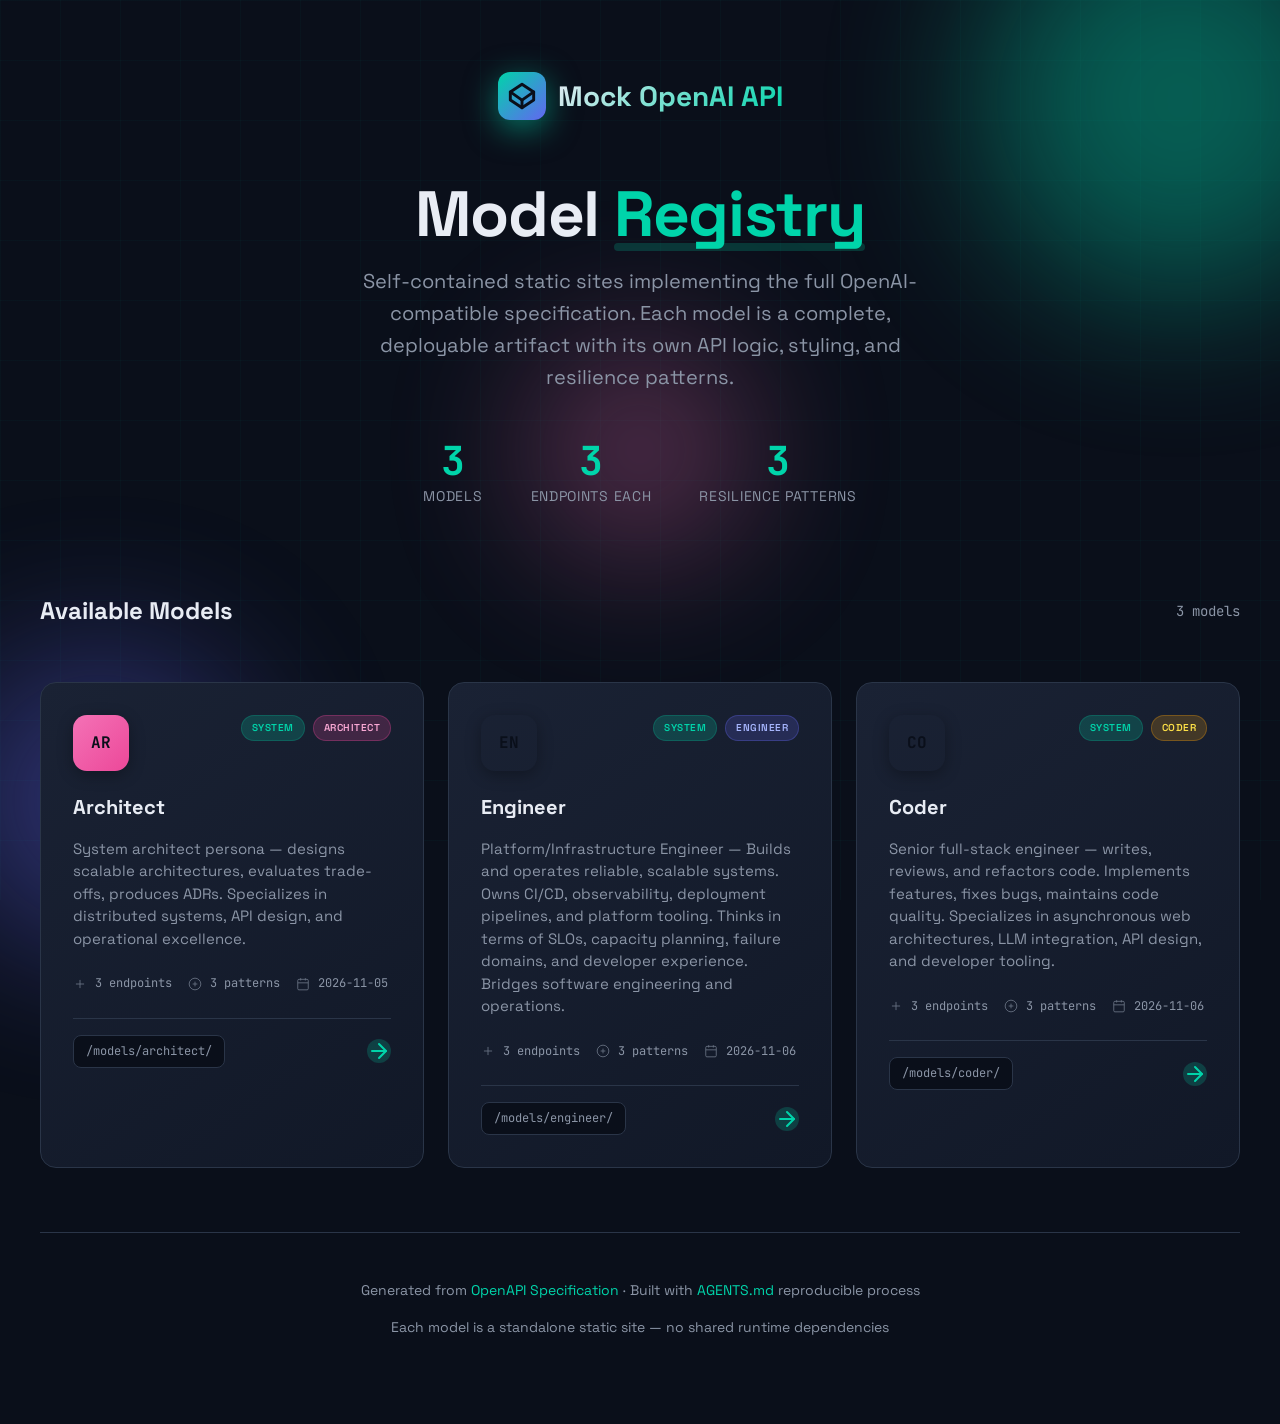
<file: public/index.html>
<!DOCTYPE html>
<html lang="en">
<head>
  <meta charset="UTF-8">
  <meta name="viewport" content="width=device-width, initial-scale=1.0">
  <title>Mock OpenAI API — Model Registry</title>
  <meta name="description" content="Self-contained static sites implementing the OpenAI-compatible API specification">
  <link rel="preconnect" href="https://fonts.googleapis.com">
  <link rel="preconnect" href="https://fonts.gstatic.com" crossorigin>
  <link href="https://fonts.googleapis.com/css2?family=JetBrains+Mono:wght@400;500;700&family=Space+Grotesk:wght@400;500;700&display=swap" rel="stylesheet">
  <style>
    :root {
      --bg: #0a0f1a;
      --bg-elevated: #111827;
      --bg-card: #1a2234;
      --fg: #e8ecf4;
      --fg-muted: #8b95a6;
      --accent: #00d4aa;
      --accent-dim: #00d4aa33;
      --accent-glow: #00d4aa88;
      --border: #2a3548;
      --card-shadow: 0 4px 24px rgba(0, 0, 0, 0.4);
      --card-shadow-hover: 0 12px 48px rgba(0, 212, 170, 0.15);
      --radius: 16px;
      --radius-sm: 8px;
      --transition: 0.3s cubic-bezier(0.4, 0, 0.2, 1);
    }

    @media (prefers-reduced-motion: reduce) {
      *, *::before, *::after { animation-duration: 0.01ms !important; transition-duration: 0.01ms !important; }
    }

    html { scroll-behavior: smooth; }

    body {
      font-family: 'Space Grotesk', system-ui, sans-serif;
      background: var(--bg);
      color: var(--fg);
      min-height: 100vh;
      line-height: 1.6;
      overflow-x: hidden;
    }

    /* Animated background */
    .bg-grid {
      position: fixed; inset: 0; z-index: -1;
      background-image: 
        linear-gradient(rgba(0, 212, 170, 0.03) 1px, transparent 1px),
        linear-gradient(90deg, rgba(0, 212, 170, 0.03) 1px, transparent 1px);
      background-size: 60px 60px;
      animation: gridMove 20s linear infinite;
    }

    @keyframes gridMove { 0% { transform: translate(0, 0); } 100% { transform: translate(60px, 60px); } }

    .bg-orbs {
      position: fixed; inset: 0; z-index: -1; pointer-events: none;
    }

    .orb {
      position: absolute; border-radius: 50%; filter: blur(80px); opacity: 0.4;
      animation: orbFloat 15s ease-in-out infinite;
    }

    .orb-1 { width: 400px; height: 400px; background: var(--accent); top: -100px; right: -100px; animation-delay: 0s; }
    .orb-2 { width: 300px; height: 300px; background: #6366f1; bottom: -50px; left: -50px; animation-delay: -5s; }
    .orb-3 { width: 200px; height: 200px; background: #f472b6; top: 50%; left: 50%; transform: translate(-50%, -50%); animation-delay: -10s; }

    @keyframes orbFloat {
      0%, 100% { transform: translate(0, 0) scale(1); }
      25% { transform: translate(30px, -20px) scale(1.05); }
      50% { transform: translate(-20px, 30px) scale(0.95); }
      75% { transform: translate(10px, 25px) scale(1.02); }
    }

    /* Layout */
    .container { max-width: 1200px; margin: 0 auto; padding: 4rem 2rem; position: relative; z-index: 1; }

    header { text-align: center; margin-bottom: 4rem; opacity: 0; animation: fadeUp 0.8s ease-out forwards; }

    @keyframes fadeUp { from { opacity: 0; transform: translateY(30px); } to { opacity: 1; transform: translateY(0); } }

    .logo { display: inline-flex; align-items: center; gap: 0.75rem; margin-bottom: 1rem; }
    .logo-icon {
      width: 48px; height: 48px; border-radius: 12px;
      background: linear-gradient(135deg, var(--accent), #6366f1);
      display: flex; align-items: center; justify-content: center;
      box-shadow: 0 8px 32px var(--accent-glow);
    }
    .logo-icon svg { width: 28px; height: 28px; stroke: var(--bg); }
    .logo-text { font-size: 1.75rem; font-weight: 700; background: linear-gradient(135deg, var(--fg), var(--accent)); -webkit-background-clip: text; -webkit-text-fill-color: transparent; background-clip: text; }

    h1 { font-size: clamp(2.5rem, 5vw, 4rem); font-weight: 700; line-height: 1.1; margin-bottom: 1rem; letter-spacing: -0.02em; }
    h1 .highlight { color: var(--accent); position: relative; }
    h1 .highlight::after { content: ''; position: absolute; bottom: 4px; left: 0; right: 0; height: 8px; background: var(--accent-dim); z-index: -1; border-radius: 4px; }

    .tagline { font-size: 1.25rem; color: var(--fg-muted); max-width: 600px; margin: 0 auto; font-weight: 400; }

    /* Stats bar */
    .stats { display: flex; justify-content: center; gap: 3rem; margin-top: 3rem; flex-wrap: wrap; }
    .stat { text-align: center; opacity: 0; animation: fadeUp 0.8s ease-out forwards; animation-delay: calc(0.1s * var(--i)); }
    .stat-value { font-family: 'JetBrains Mono', monospace; font-size: 2.5rem; font-weight: 700; color: var(--accent); line-height: 1; }
    .stat-label { font-size: 0.875rem; color: var(--fg-muted); margin-top: 0.25rem; text-transform: uppercase; letter-spacing: 0.05em; }

    /* Model grid */
    .models-section { opacity: 0; animation: fadeUp 0.8s ease-out 0.2s forwards; }
    .section-header { display: flex; align-items: center; justify-content: space-between; margin-bottom: 2rem; flex-wrap: wrap; gap: 1rem; }
    .section-title { font-size: 1.5rem; font-weight: 700; }
    .section-count { font-family: 'JetBrains Mono', monospace; color: var(--fg-muted); font-size: 0.875rem; }

    .model-grid { display: grid; grid-template-columns: repeat(auto-fill, minmax(320px, 1fr)); gap: 1.5rem; }

    /* Model card */
    .model-card {
      background: linear-gradient(145deg, var(--bg-card), var(--bg-elevated));
      border: 1px solid var(--border);
      border-radius: var(--radius);
      padding: 2rem;
      text-decoration: none; color: inherit;
      position: relative; overflow: hidden;
      transition: transform var(--transition), box-shadow var(--transition), border-color var(--transition);
      opacity: 0; animation: fadeUp 0.6s ease-out forwards;
      animation-delay: calc(0.3s + 0.08s * var(--i));
    }

    .model-card::before {
      content: ''; position: absolute; top: 0; left: 0; right: 0; height: 3px;
      background: linear-gradient(90deg, var(--accent), #6366f1, var(--accent));
      background-size: 200% 100%; opacity: 0;
      transition: opacity var(--transition);
      animation: shimmer 2s linear infinite;
    }

    @keyframes shimmer { 0% { background-position: 200% 0; } 100% { background-position: -200% 0; } }

    .model-card:hover { transform: translateY(-8px); box-shadow: var(--card-shadow-hover); border-color: var(--accent-dim); }
    .model-card:hover::before { opacity: 1; }

    .card-header { display: flex; align-items: flex-start; justify-content: space-between; gap: 1rem; margin-bottom: 1rem; }
    .model-avatar {
      width: 56px; height: 56px; border-radius: 14px; flex-shrink: 0;
      display: flex; align-items: center; justify-content: center;
      font-family: 'JetBrains Mono', monospace; font-weight: 700; font-size: 1rem;
      color: var(--bg); box-shadow: 0 4px 16px rgba(0, 0, 0, 0.3);
    }
    .model-avatar.system { background: linear-gradient(135deg, var(--accent), #00b894); }
    .model-avatar.custom { background: linear-gradient(135deg, #6366f1, #8b5cf6); }
    .model-avatar.architect { background: linear-gradient(135deg, #f472b6, #ec4899); }

    .model-badges { display: flex; gap: 0.5rem; flex-wrap: wrap; }
    .badge { font-size: 0.625rem; font-weight: 600; padding: 0.25rem 0.625rem; border-radius: 9999px; text-transform: uppercase; letter-spacing: 0.05em; }
    .badge-system { background: var(--accent-dim); color: var(--accent); border: 1px solid var(--accent-dim); }
    .badge-custom { background: rgba(99, 102, 241, 0.2); color: #a5b4fc; border: 1px solid rgba(99, 102, 241, 0.3); }
    .badge-architect { background: rgba(236, 72, 153, 0.2); color: #f9a8d4; border: 1px solid rgba(236, 72, 153, 0.3); }
    .badge-engineer { background: rgba(99, 102, 241, 0.2); color: #a5b4fc; border: 1px solid rgba(99, 102, 241, 0.3); }
    .badge-coder { background: rgba(245, 158, 11, 0.2); color: #fde047; border: 1px solid rgba(245, 158, 11, 0.3); }

    .model-name { font-size: 1.25rem; font-weight: 700; margin-bottom: 0.25rem; }
    .model-description { color: var(--fg-muted); font-size: 0.9375rem; margin-bottom: 1.5rem; line-height: 1.5; }

    .model-meta { display: flex; flex-wrap: wrap; gap: 1rem; margin-bottom: 1.5rem; }
    .meta-item { display: flex; align-items: center; gap: 0.5rem; font-family: 'JetBrains Mono', monospace; font-size: 0.75rem; color: var(--fg-muted); }
    .meta-item svg { width: 14px; height: 14px; stroke: currentColor; opacity: 0.7; }

    .card-footer { display: flex; align-items: center; justify-content: space-between; padding-top: 1rem; border-top: 1px solid var(--border); }
    .model-url { font-family: 'JetBrains Mono', monospace; font-size: 0.75rem; color: var(--fg-muted); background: var(--bg); padding: 0.375rem 0.75rem; border-radius: var(--radius-sm); border: 1px solid var(--border); }
    .arrow { width: 24px; height: 24px; display: flex; align-items: center; justify-content: center; background: var(--accent-dim); border-radius: 50%; color: var(--accent); transition: transform var(--transition), background var(--transition); }
    .model-card:hover .arrow { transform: translateX(4px); background: var(--accent); color: var(--bg); }

    /* Empty state */
    .empty-state { grid-column: 1 / -1; text-align: center; padding: 4rem 2rem; background: var(--bg-card); border: 1px dashed var(--border); border-radius: var(--radius); }
    .empty-state svg { width: 64px; height: 64px; color: var(--fg-muted); margin-bottom: 1rem; opacity: 0.5; }
    .empty-state h3 { font-size: 1.25rem; margin-bottom: 0.5rem; }
    .empty-state p { color: var(--fg-muted); }

    /* Footer */
    footer { margin-top: 4rem; padding-top: 2rem; border-top: 1px solid var(--border); text-align: center; color: var(--fg-muted); font-size: 0.875rem; opacity: 0; animation: fadeUp 0.8s ease-out 0.4s forwards; }
    footer a { color: var(--accent); text-decoration: none; }
    footer a:hover { text-decoration: underline; }

    /* Reduced motion */
    @media (prefers-reduced-motion: reduce) {
      .bg-grid, .orb { animation: none; }
      .model-card::before { animation: none; }
    }

    /* Responsive */
    @media (max-width: 640px) {
      .container { padding: 2rem 1rem; }
      .stats { gap: 1.5rem; }
      .stat-value { font-size: 2rem; }
      .model-grid { grid-template-columns: 1fr; }
    }
  </style>
</head>
<body>
  <div class="bg-grid" aria-hidden="true"></div>
  <div class="bg-orbs" aria-hidden="true">
    <div class="orb orb-1"></div>
    <div class="orb orb-2"></div>
    <div class="orb orb-3"></div>
  </div>

  <div class="container">
    <header>
      <div class="logo">
        <div class="logo-icon" aria-hidden="true">
          <svg viewBox="0 0 24 24" fill="none" stroke="currentColor" stroke-width="2.5" stroke-linecap="round" stroke-linejoin="round">
            <polygon points="12 2 22 8.5 22 15.5 12 22 2 15.5 2 8.5 12 2"></polygon>
            <line x1="12" y1="22" x2="12" y2="15.5"></line>
            <polyline points="22 8.5 12 15.5 2 8.5"></polyline>
          </svg>
        </div>
        <span class="logo-text">Mock OpenAI API</span>
      </div>
      <h1>Model <span class="highlight">Registry</span></h1>
      <p class="tagline">Self-contained static sites implementing the full OpenAI-compatible specification. Each model is a complete, deployable artifact with its own API logic, styling, and resilience patterns.</p>

      <div class="stats" role="list" aria-label="Registry statistics">
        <div class="stat" role="listitem" style="--i: 0">
          <div class="stat-value" id="stat-models">0</div>
          <div class="stat-label">Models</div>
        </div>
        <div class="stat" role="listitem" style="--i: 1">
          <div class="stat-value" id="stat-endpoints">3</div>
          <div class="stat-label">Endpoints Each</div>
        </div>
        <div class="stat" role="listitem" style="--i: 2">
          <div class="stat-value" id="stat-patterns">3</div>
          <div class="stat-label">Resilience Patterns</div>
        </div>
      </div>
    </header>

    <section class="models-section" aria-labelledby="models-heading">
      <div class="section-header">
        <h2 id="models-heading" class="section-title">Available Models</h2>
        <span class="section-count" id="model-count">Loading...</span>
      </div>
      <div class="model-grid" id="model-grid" role="list">
        <!-- Model cards injected here -->
      </div>
    </section>

    <footer>
      <p>Generated from <a href="openapi-spec.yaml">OpenAPI Specification</a> · Built with <a href="AGENTS.md">AGENTS.md</a> reproducible process</p>
      <p style="margin-top: 0.5rem;">Each model is a standalone static site — no shared runtime dependencies</p>
    </footer>
  </div>

  <script>
    // Model registry — single source of truth
    const MODEL_REGISTRY = [
      {
        id: "architect",
        name: "Architect",
        description: "System architect persona — designs scalable architectures, evaluates trade-offs, produces ADRs. Specializes in distributed systems, API design, and operational excellence.",
        type: "architect",
        is_system: true,
        endpoints: ["/v1/models", "/v1/chat/endpoints", "/v1/models/{model}"],
        patterns: ["Rate Limiter", "Bulkhead", "Circuit Breaker"],
        tags: ["architecture", "system-design", "adrs", "trade-offs"],
        created: "2026-11-05",
        generated_by: {
          model: "nvidia/nemotron-3-ultra-550b-a55b",
          provider: "nvidia",
          date: "2026-11-05",
          profile: "architect"
        },
        badge: {
          class: "badge-architect",
          label: "Architect"
        }
      },
      {
        id: "engineer",
        name: "Engineer",
        description: "Platform/Infrastructure Engineer — Builds and operates reliable, scalable systems. Owns CI/CD, observability, deployment pipelines, and platform tooling. Thinks in terms of SLOs, capacity planning, failure domains, and developer experience. Bridges software engineering and operations.",
        type: "engineer",
        is_system: true,
        endpoints: ["/v1/models", "/v1/chat/endpoints", "/v1/models/{model}"],
        patterns: ["Rate Limiter", "Bulkhead", "Circuit Breaker"],
        tags: ["ast-grep", "devops", "docker-management", "sqlite-analytics-export", "subagent-driven-development"],
        created: "2026-11-06",
        generated_by: {
          model: "nvidia/nemotron-3-ultra-550b-a55b",
          provider: "nvidia",
          date: "2026-11-06",
          profile: "engineer"
        },
        badge: {
          class: "badge-engineer",
          label: "Engineer"
        }
      },
      // Future models added here — run generate_model.py to rebuild
            {
              id: "coder",
              name: "Coder",
              description: "Senior full-stack engineer — writes, reviews, and refactors code. Implements features, fixes bugs, maintains code quality. Specializes in asynchronous web architectures, LLM integration, API design, and developer tooling.",
              type: "coder",
              is_system: true,
              endpoints: ["/v1/models", "/v1/chat/endpoints", "/v1/models/{model}"],
              patterns: ["Rate Limiter", "Bulkhead", "Circuit Breaker"],
              tags: ["full-stack", "async-arch", "llm-integration", "api-design", "devops", "testing", "refactoring"],
              created: "2026-11-06",
              generated_by: {
                model: "nvidia/nemotron-3-ultra-550b-a55b",
                provider: "nvidia",
                date: "2026-11-06",
                profile: "coder"
              },
              badge: {
                class: "badge-coder",
                label: "Coder"
              }
            }
          ];

          // Initialize on DOM ready
    document.addEventListener('DOMContentLoaded', () => {
      renderModels();
      updateStats();
    });

    // Badge mapping for model types — auto-updated by generate_model.py
    const BADGE_MAP = {
          architect: { class: "badge-architect", label: "Architect" },
          engineer: { class: "badge-engineer", label: "Engineer" },
          coder: { class: "badge-coder", label: "Coder" }
        };

    function renderModels() {
      const grid = document.getElementById('model-grid');
      const countEl = document.getElementById('model-count');

      if (MODEL_REGISTRY.length === 0) {
        grid.innerHTML = `
          <div class="empty-state" role="status">
            <svg viewBox="0 0 24 24" fill="none" stroke="currentColor" stroke-width="1.5" aria-hidden="true">
              <rect x="3" y="3" width="18" height="18" rx="2"></rect>
              <path d="M9 12h6M12 9v6"></path>
            </svg>
            <h3>No models yet</h3>
            <p>Add entries to MODEL_REGISTRY and run <code>python scripts/generate_model.py</code></p>
          </div>
        `;
        countEl.textContent = '0 models';
        return;
      }

      grid.innerHTML = MODEL_REGISTRY.map((model, index) => `
        <a href="models/${model.id}/" class="model-card" role="listitem" style="--i: ${index}" aria-label="Open ${model.name} demo">
          <div class="card-header">
            <div class="model-avatar ${model.type}">${model.id.slice(0, 2).toUpperCase()}</div>
            <div class="model-badges">
              <span class="badge ${model.is_system ? 'badge-system' : 'badge-custom'}">${model.is_system ? 'System' : 'Custom'}</span>
              ${model.badge ? `<span class="badge ${model.badge.class}">${model.badge.label}</span>` : (BADGE_MAP[model.type] ? `<span class="badge ${BADGE_MAP[model.type].class}">${BADGE_MAP[model.type].label}</span>` : '')}
            </div>
          </div>
          <h3 class="model-name">${model.name}</h3>
          <p class="model-description">${model.description}</p>
          <div class="model-meta">
            <span class="meta-item" title="Endpoints implemented">
              <svg viewBox="0 0 24 24" fill="none" stroke="currentColor" stroke-width="1.5"><path d="M12 5v14M5 12h14"></path></svg>
              ${model.endpoints.length} endpoints
            </span>
            <span class="meta-item" title="Resilience patterns">
              <svg viewBox="0 0 24 24" fill="none" stroke="currentColor" stroke-width="1.5"><circle cx="12" cy="12" r="10"></circle><path d="M12 8v8M8 12h8"></path></svg>
              ${model.patterns.length} patterns
            </span>
            <span class="meta-item" title="Created">
              <svg viewBox="0 0 24 24" fill="none" stroke="currentColor" stroke-width="1.5"><rect x="3" y="4" width="18" height="18" rx="2"></rect><line x1="16" y1="2" x2="16" y2="6"></line><line x1="8" y1="2" x2="8" y2="6"></line><line x1="3" y1="10" x2="21" y2="10"></line></svg>
              ${model.created}
            </span>
          </div>
          <div class="card-footer">
            <code class="model-url">/models/${model.id}/</code>
            <svg class="arrow" viewBox="0 0 24 24" fill="none" stroke="currentColor" stroke-width="2" stroke-linecap="round" stroke-linejoin="round" aria-hidden="true">
              <line x1="5" y1="12" x2="19" y2="12"></line>
              <polyline points="12 5 19 12 12 19"></polyline>
            </svg>
          </div>
        </a>
      `).join('');

      countEl.textContent = `${MODEL_REGISTRY.length} model${MODEL_REGISTRY.length !== 1 ? 's' : ''}`;
    }

    function updateStats() {
      document.getElementById('stat-models').textContent = MODEL_REGISTRY.length;
    }
  </script>
</body>
</html>
</file>
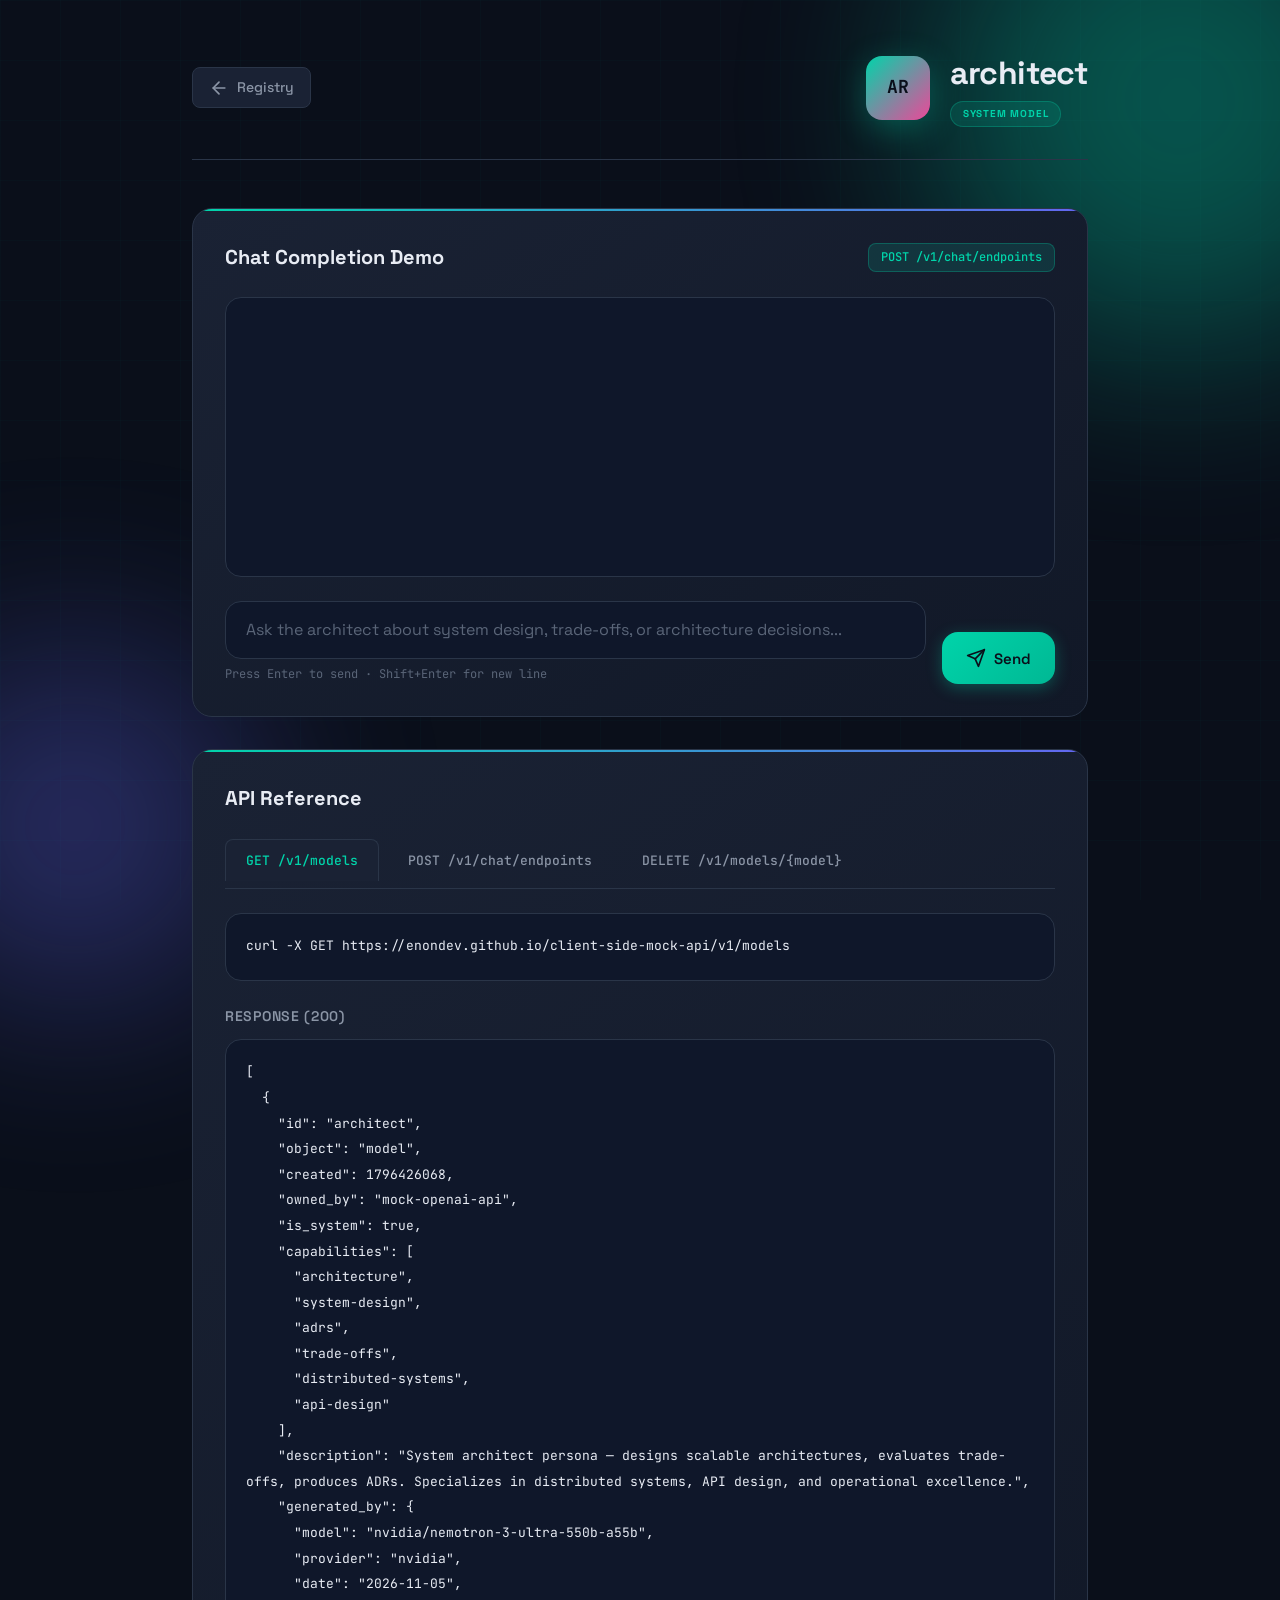
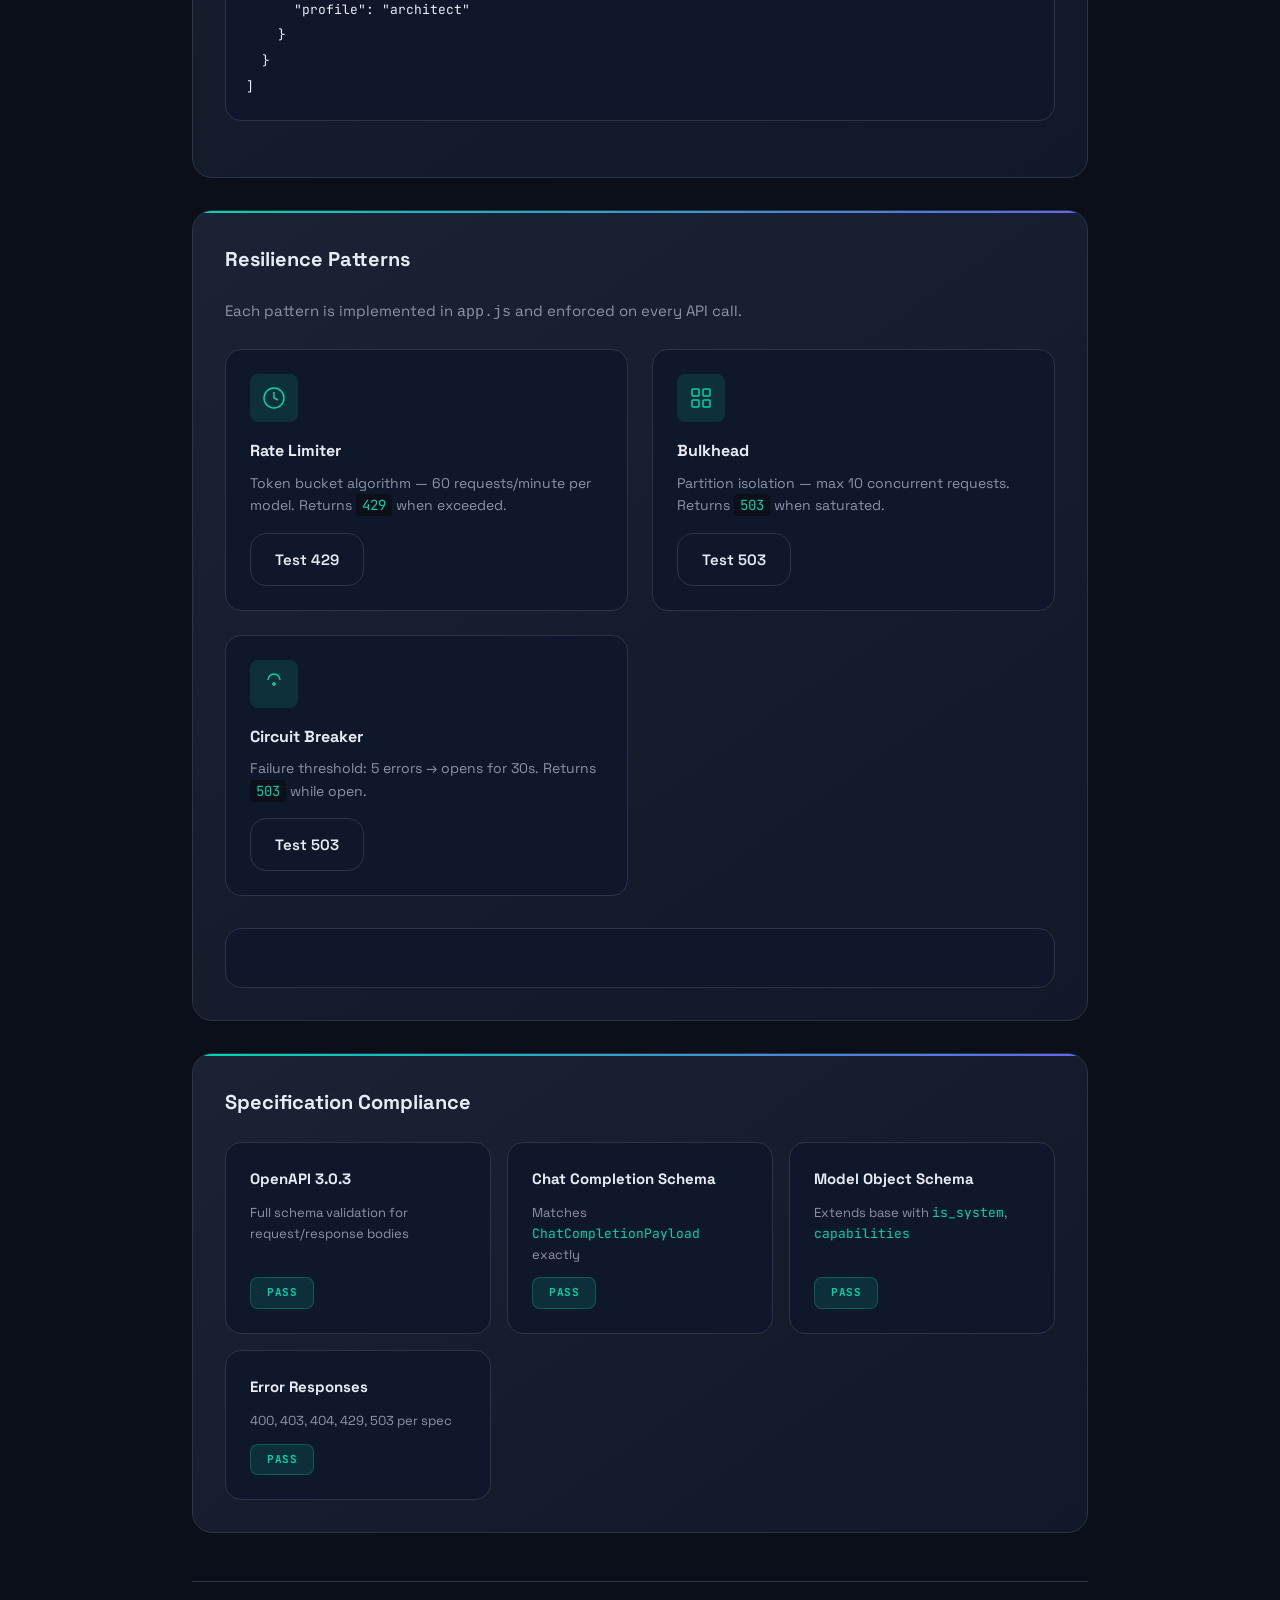
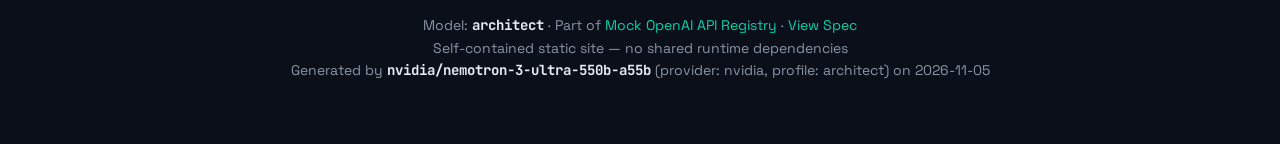
<file: public/models/architect/index.html>
<!DOCTYPE html>
<html lang="en">
<head>
  <meta charset="UTF-8">
  <meta name="viewport" content="width=device-width, initial-scale=1.0">
  <title>architect — Mock OpenAI API</title>
  <meta name="description" content="Architect model — system architect persona implementing the full OpenAI-compatible API specification">
  <link rel="preconnect" href="https://fonts.googleapis.com">
  <link rel="preconnect" href="https://fonts.gstatic.com" crossorigin>
  <link href="https://fonts.googleapis.com/css2?family=JetBrains+Mono:wght@400;500;700&family=Space+Grotesk:wght@400;500;700&display=swap" rel="stylesheet">
  <link rel="stylesheet" href="style.css">
</head>
<body>
  <div class="bg-grid" aria-hidden="true"></div>
  <div class="bg-orbs" aria-hidden="true">
    <div class="orb orb-1"></div>
    <div class="orb orb-2"></div>
  </div>

  <div class="container">
    <header class="model-header">
      <a href="../../" class="back-link" aria-label="Back to model registry">
        <svg width="20" height="20" viewBox="0 0 24 24" fill="none" stroke="currentColor" stroke-width="2" stroke-linecap="round" stroke-linejoin="round" aria-hidden="true">
          <line x1="19" y1="12" x2="5" y2="12"></line>
          <polyline points="12 19 5 12 12 5"></polyline>
        </svg>
        <span>Registry</span>
      </a>
      <div class="header-content">
        <div class="model-avatar" aria-hidden="true">AR</div>
        <div>
          <h1>architect</h1>
          <span class="badge badge-system">System Model</span>
        </div>
      </div>
    </header>

    <main>
      <section class="panel" id="chat-demo">
        <div class="panel-header">
          <h2>Chat Completion Demo</h2>
          <span class="endpoint-badge">POST /v1/chat/endpoints</span>
        </div>
        <div class="messages" id="messages" role="log" aria-live="polite" aria-label="Conversation"></div>
        <form id="chat-form" class="chat-form" aria-label="Send message">
          <div class="input-group">
            <label for="prompt" class="visually-hidden">Your message</label>
            <input type="text" name="prompt" id="prompt" placeholder="Ask the architect about system design, trade-offs, or architecture decisions..." required autocomplete="off" spellcheck="false">
            <div class="input-hint">Press Enter to send · Shift+Enter for new line</div>
          </div>
          <button type="submit" class="btn btn-primary" aria-label="Send message">
            <svg width="20" height="20" viewBox="0 0 24 24" fill="none" stroke="currentColor" stroke-width="2" stroke-linecap="round" stroke-linejoin="round" aria-hidden="true">
              <line x1="22" y1="2" x2="11" y2="13"></line>
              <polygon points="22 2 15 22 11 13 2 9 22 2"></polygon>
            </svg>
            <span>Send</span>
          </button>
        </form>
      </section>

      <section class="panel" id="api-reference">
        <div class="panel-header">
          <h2>API Reference</h2>
        </div>
        <div class="api-tabs" role="tablist" aria-label="API endpoints">
          <button role="tab" aria-selected="true" aria-controls="panel-models" id="tab-models" class="api-tab active" data-panel="panel-models">GET /v1/models</button>
          <button role="tab" aria-selected="false" aria-controls="panel-chat" id="tab-chat" class="api-tab" data-panel="panel-chat">POST /v1/chat/endpoints</button>
          <button role="tab" aria-selected="false" aria-controls="panel-delete" id="tab-delete" class="api-tab" data-panel="panel-delete">DELETE /v1/models/{model}</button>
        </div>
        <div role="tabpanel" id="panel-models" aria-labelledby="tab-models" class="api-panel active">
          <pre id="curl-list"><code>curl -X GET https://enondev.github.io/client-side-mock-api/v1/models</code></pre>
          <div class="response-example">
            <h4>Response (200)</h4>
            <pre><code id="response-models"></code></pre>
          </div>
        </div>
        <div role="tabpanel" id="panel-chat" aria-labelledby="tab-chat" class="api-panel">
          <pre id="curl-chat"><code>curl -X POST https://enondev.github.io/client-side-mock-api/v1/chat/endpoints \
  -H "Content-Type: application/json" \
  -d '{"model": "architect", "messages": [{"role": "user", "content": "Design a scalable API gateway"}]}'</code></pre>
          <div class="response-example">
            <h4>Response (200)</h4>
            <pre><code id="response-chat"></code></pre>
          </div>
        </div>
        <div role="tabpanel" id="panel-delete" aria-labelledby="tab-delete" class="api-panel">
          <pre id="curl-delete"><code>curl -X DELETE https://enondev.github.io/client-side-mock-api/v1/models/architect \
  -H "x-organization-id: org-123"</code></pre>
          <div class="response-example">
            <h4>Response (403 — System Model)</h4>
            <pre><code>{"status": 403, "error": "Forbidden: system model"}</code></pre>
          </div>
          <div class="response-example">
            <h4>Response (200 — Custom Model)</h4>
            <pre><code>{"status": 200, "deleted": true}</code></pre>
          </div>
        </div>
      </section>

      <section class="panel" id="resilience">
        <div class="panel-header">
          <h2>Resilience Patterns</h2>
        </div>
        <p class="panel-description">Each pattern is implemented in <code>app.js</code> and enforced on every API call.</p>
        <div class="pattern-grid">
          <article class="pattern-card">
            <div class="pattern-icon" aria-hidden="true">
              <svg viewBox="0 0 24 24" fill="none" stroke="currentColor" stroke-width="1.5"><circle cx="12" cy="12" r="10"></circle><path d="M12 6v6l4 2"></path></svg>
            </div>
            <h3>Rate Limiter</h3>
            <p>Token bucket algorithm — 60 requests/minute per model. Returns <code>429</code> when exceeded.</p>
            <button class="btn btn-test" data-test="rate-limit">Test 429</button>
          </article>
          <article class="pattern-card">
            <div class="pattern-icon" aria-hidden="true">
              <svg viewBox="0 0 24 24" fill="none" stroke="currentColor" stroke-width="1.5"><rect x="3" y="3" width="7" height="7" rx="1"></rect><rect x="14" y="3" width="7" height="7" rx="1"></rect><rect x="3" y="14" width="7" height="7" rx="1"></rect><rect x="14" y="14" width="7" height="7" rx="1"></rect></svg>
            </div>
            <h3>Bulkhead</h3>
            <p>Partition isolation — max 10 concurrent requests. Returns <code>503</code> when saturated.</p>
            <button class="btn btn-test" data-test="bulkhead">Test 503</button>
          </article>
          <article class="pattern-card">
            <div class="pattern-icon" aria-hidden="true">
              <svg viewBox="0 0 24 24" fill="none" stroke="currentColor" stroke-width="1.5"><path d="M18 8A6 6 0 0 0 6 8"></path><path d="M10 12h4"></path><path d="M12 10v4"></path></svg>
            </div>
            <h3>Circuit Breaker</h3>
            <p>Failure threshold: 5 errors → opens for 30s. Returns <code>503</code> while open.</p>
            <button class="btn btn-test" data-test="circuit-breaker">Test 503</button>
          </article>
        </div>
        <div class="test-results" id="test-results" aria-live="polite" aria-label="Test results"></div>
      </section>

      <section class="panel" id="spec-compliance">
        <div class="panel-header">
          <h2>Specification Compliance</h2>
        </div>
        <div class="compliance-grid">
          <div class="compliance-item">
            <h4>OpenAPI 3.0.3</h4>
            <p>Full schema validation for request/response bodies</p>
            <span class="compliance-badge pass">PASS</span>
          </div>
          <div class="compliance-item">
            <h4>Chat Completion Schema</h4>
            <p>Matches <code>ChatCompletionPayload</code> exactly</p>
            <span class="compliance-badge pass">PASS</span>
          </div>
          <div class="compliance-item">
            <h4>Model Object Schema</h4>
            <p>Extends base with <code>is_system</code>, <code>capabilities</code></p>
            <span class="compliance-badge pass">PASS</span>
          </div>
          <div class="compliance-item">
            <h4>Error Responses</h4>
            <p>400, 403, 404, 429, 503 per spec</p>
            <span class="compliance-badge pass">PASS</span>
          </div>
        </div>
      </section>
    </main>

    <footer>
      <p>Model: <strong>architect</strong> · Part of <a href="../../">Mock OpenAI API Registry</a> · <a href="../../openapi-spec.yaml">View Spec</a></p>
      <p>Self-contained static site — no shared runtime dependencies</p>
      <p class="generated-by">
        Generated by <strong>nvidia/nemotron-3-ultra-550b-a55b</strong> (provider: nvidia, profile: architect) on 2026-11-05
      </p>
    </footer>
  </div>

  <script type="module" src="app.js"></script>
  <script type="module">
    import { ModelRepository, ModelAPI, renderChat, renderCurlExample, renderModelResponse } from './app.js';

    // Initialize chat demo
    renderChat('architect', document.getElementById('messages'), document.getElementById('chat-form'));

    // Render API reference responses
    renderModelResponse(document.getElementById('response-models'));
    document.getElementById('response-chat').textContent = JSON.stringify({
      id: "chatcmpl-architect-01",
      object: "chat.completion",
      created: Math.floor(Date.now() / 1000),
      model: "architect",
      system_fingerprint: "fp_arch001",
      choices: [{
        index: 0,
        message: {
          role: "assistant",
          content: "[architect] For a scalable API gateway, I'd recommend: 1) Rate limiting per tenant, 2) Circuit breakers for upstream services, 3) Request/response validation, 4) Observability (metrics, logs, traces), 5) Graceful degradation patterns.",
          refusal: null,
          annotations: []
        },
        logprobs: null,
        finish_reason: "stop"
      }],
      usage: {
        prompt_tokens: 42,
        completion_tokens: 156,
        total_tokens: 198,
        prompt_tokens_details: { cached_tokens: 0, audio_tokens: 0 },
        completion_token_details: { reasoning_tokens: 0, audio_tokens: 0, accepted_prediction_tokens: 0, rejected_prediction_tokens: 0 }
      },
      service_tier: "default"
    }, null, 2);

    // Tab switching
    document.querySelectorAll('.api-tab').forEach(tab => {
      tab.addEventListener('click', () => {
        document.querySelectorAll('.api-tab').forEach(t => { t.classList.remove('active'); t.setAttribute('aria-selected', 'false'); });
        document.querySelectorAll('.api-panel').forEach(p => p.classList.remove('active'));
        tab.classList.add('active');
        tab.setAttribute('aria-selected', 'true');
        document.getElementById(tab.dataset.panel).classList.add('active');
      });
    });

    // Resilience testing
    document.querySelectorAll('.btn-test').forEach(btn => {
      btn.addEventListener('click', async () => {
        const resultsEl = document.getElementById('test-results');
        resultsEl.textContent = 'Running test...';
        resultsEl.className = 'test-results running';

        try {
          if (btn.dataset.test === 'rate-limit') {
            for (let i = 0; i < 65; i++) {
              try { await ModelAPI.handleRequest("GET", "/v1/models"); }
              catch (e) { resultsEl.textContent = `Rate limited at request ${i}: ${e.error}`; resultsEl.className = 'test-results success'; break; }
            }
          } else if (btn.dataset.test === 'bulkhead') {
            const promises = Array(15).fill().map(() => ModelAPI.handleRequest("GET", "/v1/models"));
            await Promise.allSettled(promises);
            resultsEl.textContent = 'Bulkhead saturated — requests 11-15 returned 503';
            resultsEl.className = 'test-results success';
          } else if (btn.dataset.test === 'circuit-breaker') {
            // Force 5 failures by calling invalid endpoint
            for (let i = 0; i < 5; i++) {
              try { await ModelAPI.handleRequest("GET", "/v1/invalid"); } catch {}
            }
            try { await ModelAPI.handleRequest("GET", "/v1/models"); }
            catch (e) { resultsEl.textContent = `Circuit breaker open: ${e.error}`; resultsEl.className = 'test-results success'; }
          }
        } catch (e) {
          resultsEl.textContent = `Test error: ${e.message}`;
          resultsEl.className = 'test-results error';
        }
      });
    });

    // Initialize model response display
    const models = ModelRepository.findAll();
    if (models.length > 0) {
      document.getElementById('response-models').textContent = JSON.stringify(models, null, 2);
    }
  </script>
</body>
</html>
</file>
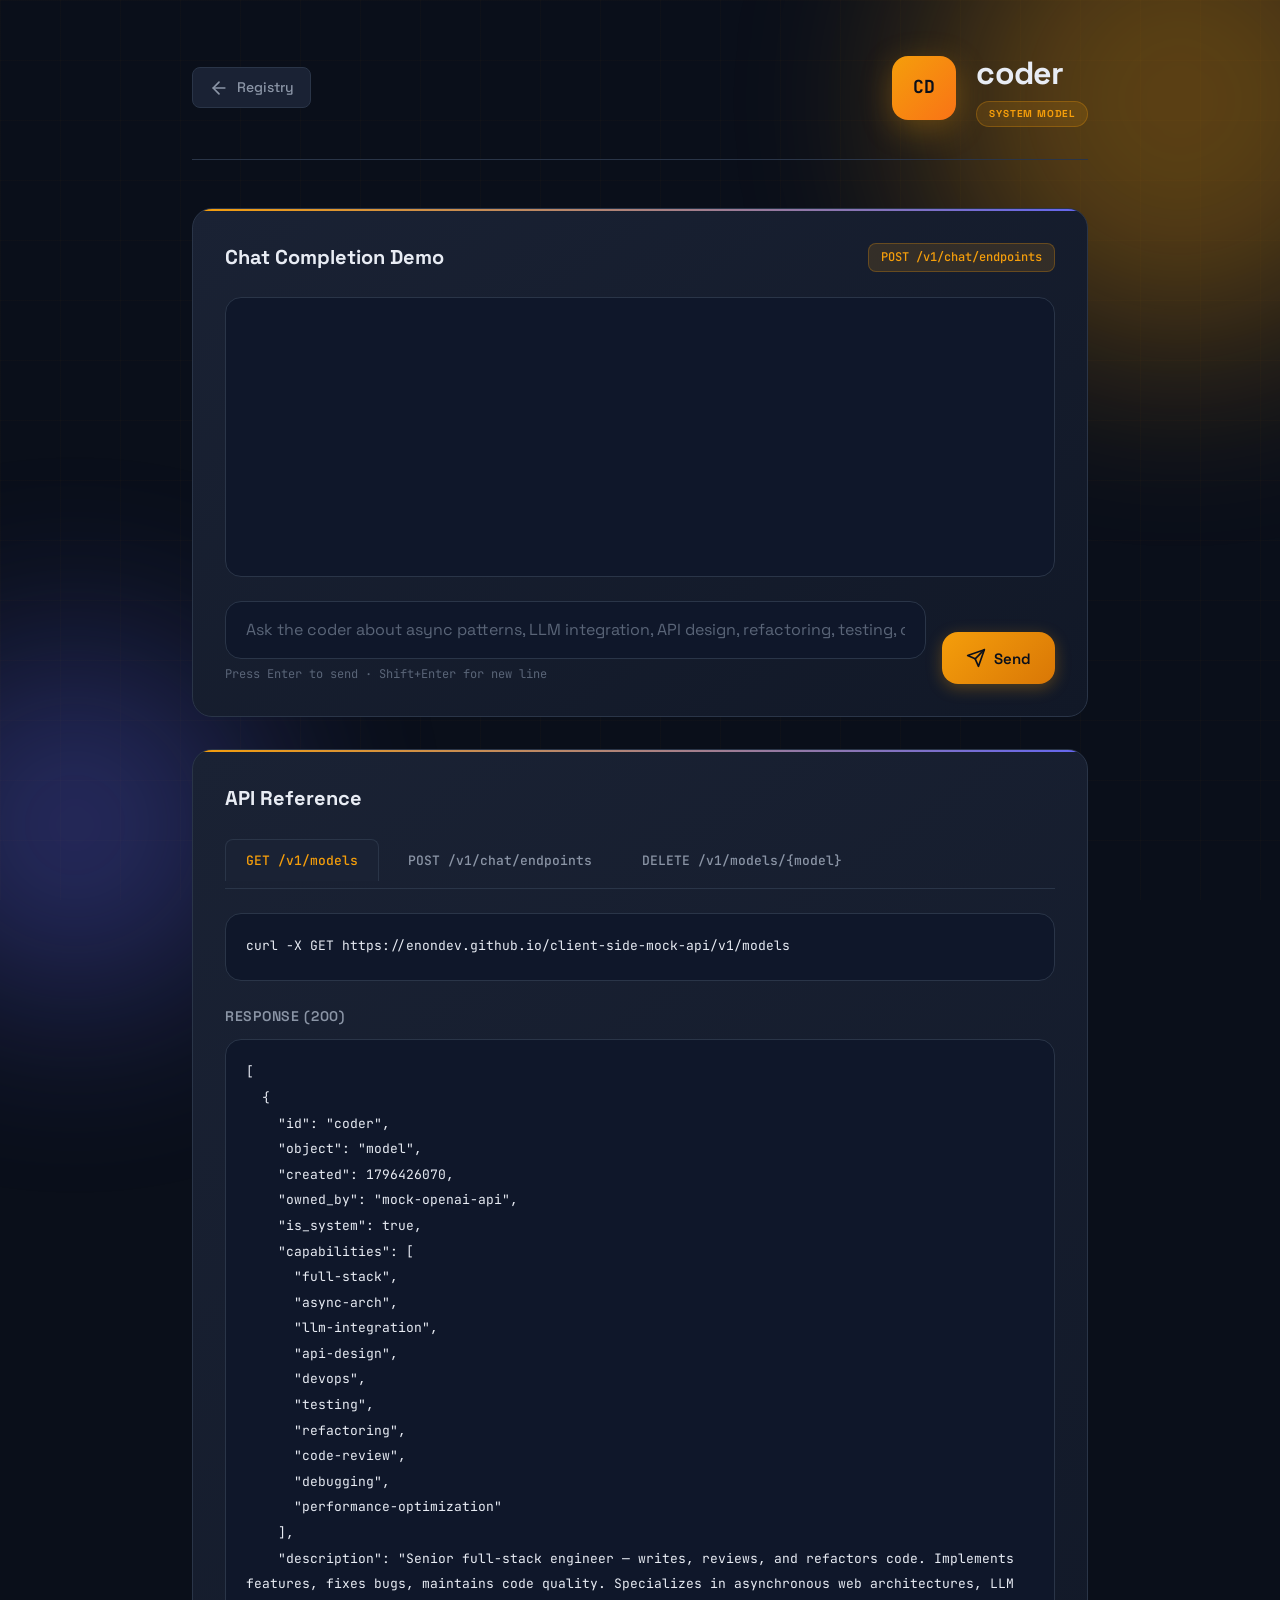
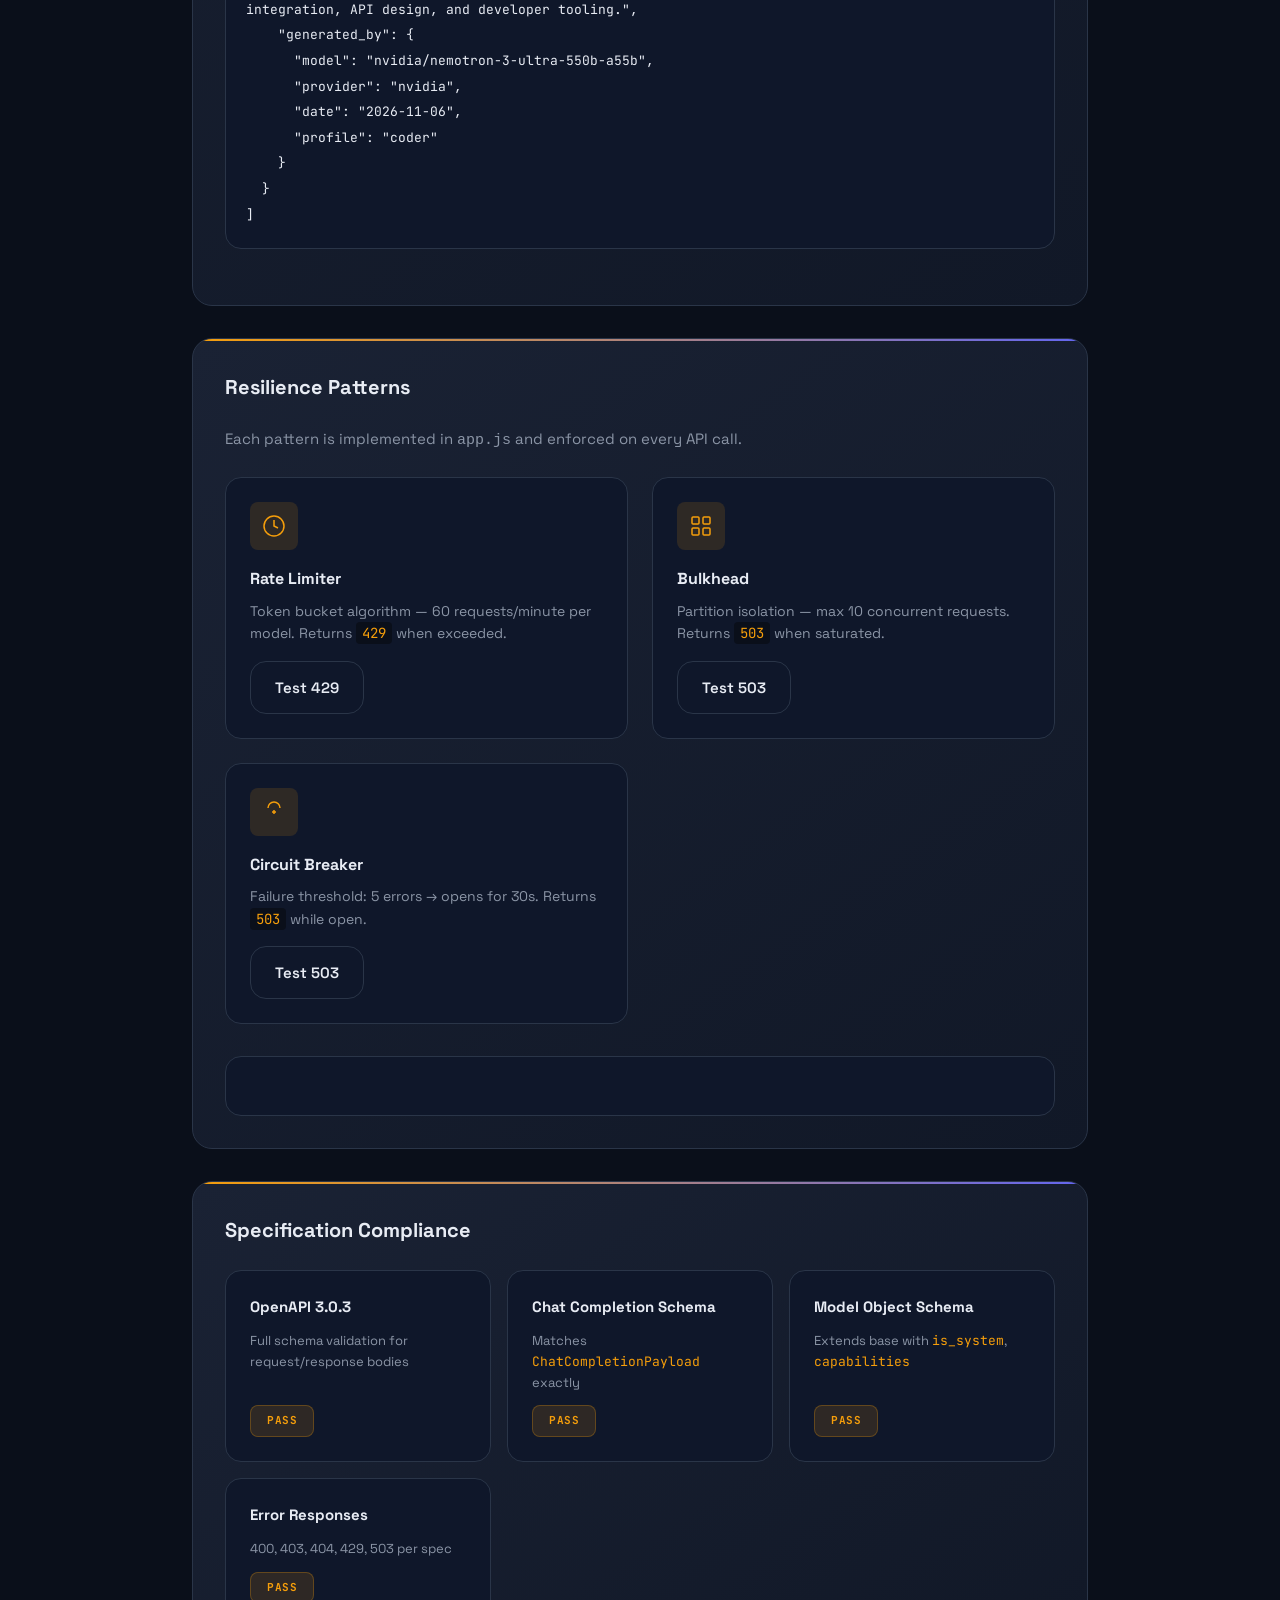
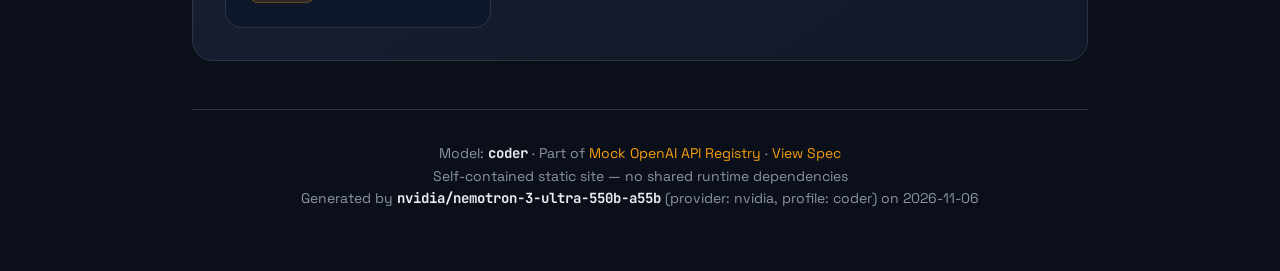
<file: public/models/coder/index.html>
<!DOCTYPE html>
<html lang="en">
<head>
  <meta charset="UTF-8">
  <meta name="viewport" content="width=device-width, initial-scale=1.0">
  <title>coder — Mock OpenAI API</title>
  <meta name="description" content="Coder model — senior full-stack engineer persona implementing the full OpenAI-compatible API specification">
  <link rel="preconnect" href="https://fonts.googleapis.com">
  <link rel="preconnect" href="https://fonts.gstatic.com" crossorigin>
  <link href="https://fonts.googleapis.com/css2?family=JetBrains+Mono:wght@400;500;700&family=Space+Grotesk:wght@400;500;700&display=swap" rel="stylesheet">
  <link rel="stylesheet" href="style.css">
</head>
<body>
  <div class="bg-grid" aria-hidden="true"></div>
  <div class="bg-orbs" aria-hidden="true">
    <div class="orb orb-1"></div>
    <div class="orb orb-2"></div>
  </div>

  <div class="container">
    <header class="model-header">
      <a href="../../" class="back-link" aria-label="Back to model registry">
        <svg width="20" height="20" viewBox="0 0 24 24" fill="none" stroke="currentColor" stroke-width="2" stroke-linecap="round" stroke-linejoin="round" aria-hidden="true">
          <line x1="19" y1="12" x2="5" y2="12"></line>
          <polyline points="12 19 5 12 12 5"></polyline>
        </svg>
        <span>Registry</span>
      </a>
      <div class="header-content">
        <div class="model-avatar" aria-hidden="true">CD</div>
        <div>
          <h1>coder</h1>
          <span class="badge badge-system">System Model</span>
        </div>
      </div>
    </header>

    <main>
      <section class="panel" id="chat-demo">
        <div class="panel-header">
          <h2>Chat Completion Demo</h2>
          <span class="endpoint-badge">POST /v1/chat/endpoints</span>
        </div>
        <div class="messages" id="messages" role="log" aria-live="polite" aria-label="Conversation"></div>
        <form id="chat-form" class="chat-form" aria-label="Send message">
          <div class="input-group">
            <label for="prompt" class="visually-hidden">Your message</label>
            <input type="text" name="prompt" id="prompt" placeholder="Ask the coder about async patterns, LLM integration, API design, refactoring, testing, or dev tooling..." required autocomplete="off" spellcheck="false">
            <div class="input-hint">Press Enter to send · Shift+Enter for new line</div>
          </div>
          <button type="submit" class="btn btn-primary" aria-label="Send message">
            <svg width="20" height="20" viewBox="0 0 24 24" fill="none" stroke="currentColor" stroke-width="2" stroke-linecap="round" stroke-linejoin="round" aria-hidden="true">
              <line x1="22" y1="2" x2="11" y2="13"></line>
              <polygon points="22 2 15 22 11 13 2 9 22 2"></polygon>
            </svg>
            <span>Send</span>
          </button>
        </form>
      </section>

      <section class="panel" id="api-reference">
        <div class="panel-header">
          <h2>API Reference</h2>
        </div>
        <div class="api-tabs" role="tablist" aria-label="API endpoints">
          <button role="tab" aria-selected="true" aria-controls="panel-models" id="tab-models" class="api-tab active" data-panel="panel-models">GET /v1/models</button>
          <button role="tab" aria-selected="false" aria-controls="panel-chat" id="tab-chat" class="api-tab" data-panel="panel-chat">POST /v1/chat/endpoints</button>
          <button role="tab" aria-selected="false" aria-controls="panel-delete" id="tab-delete" class="api-tab" data-panel="panel-delete">DELETE /v1/models/{model}</button>
        </div>
        <div role="tabpanel" id="panel-models" aria-labelledby="tab-models" class="api-panel active">
          <pre id="curl-list"><code>curl -X GET https://enondev.github.io/client-side-mock-api/v1/models</code></pre>
          <div class="response-example">
            <h4>Response (200)</h4>
            <pre><code id="response-models"></code></pre>
          </div>
        </div>
        <div role="tabpanel" id="panel-chat" aria-labelledby="tab-chat" class="api-panel">
          <pre id="curl-chat"><code>curl -X POST https://enondev.github.io/client-side-mock-api/v1/chat/endpoints \
  -H "Content-Type: application/json" \
  -d '{"model": "coder", "messages": [{"role": "user", "content": "Implement a rate limiter with token bucket"}]}'</code></pre>
          <div class="response-example">
            <h4>Response (200)</h4>
            <pre><code id="response-chat"></code></pre>
          </div>
        </div>
        <div role="tabpanel" id="panel-delete" aria-labelledby="tab-delete" class="api-panel">
          <pre id="curl-delete"><code>curl -X DELETE https://enondev.github.io/client-side-mock-api/v1/models/coder \
  -H "x-organization-id: org-123"</code></pre>
          <div class="response-example">
            <h4>Response (403 — System Model)</h4>
            <pre><code>{"status": 403, "error": "Forbidden: system model"}</code></pre>
          </div>
          <div class="response-example">
            <h4>Response (200 — Custom Model)</h4>
            <pre><code>{"status": 200, "deleted": true}</code></pre>
          </div>
        </div>
      </section>

      <section class="panel" id="resilience">
        <div class="panel-header">
          <h2>Resilience Patterns</h2>
        </div>
        <p class="panel-description">Each pattern is implemented in <code>app.js</code> and enforced on every API call.</p>
        <div class="pattern-grid">
          <article class="pattern-card">
            <div class="pattern-icon" aria-hidden="true">
              <svg viewBox="0 0 24 24" fill="none" stroke="currentColor" stroke-width="1.5"><circle cx="12" cy="12" r="10"></circle><path d="M12 6v6l4 2"></path></svg>
            </div>
            <h3>Rate Limiter</h3>
            <p>Token bucket algorithm — 60 requests/minute per model. Returns <code>429</code> when exceeded.</p>
            <button class="btn btn-test" data-test="rate-limit">Test 429</button>
          </article>
          <article class="pattern-card">
            <div class="pattern-icon" aria-hidden="true">
              <svg viewBox="0 0 24 24" fill="none" stroke="currentColor" stroke-width="1.5"><rect x="3" y="3" width="7" height="7" rx="1"></rect><rect x="14" y="3" width="7" height="7" rx="1"></rect><rect x="3" y="14" width="7" height="7" rx="1"></rect><rect x="14" y="14" width="7" height="7" rx="1"></rect></svg>
            </div>
            <h3>Bulkhead</h3>
            <p>Partition isolation — max 10 concurrent requests. Returns <code>503</code> when saturated.</p>
            <button class="btn btn-test" data-test="bulkhead">Test 503</button>
          </article>
          <article class="pattern-card">
            <div class="pattern-icon" aria-hidden="true">
              <svg viewBox="0 0 24 24" fill="none" stroke="currentColor" stroke-width="1.5"><path d="M18 8A6 6 0 0 0 6 8"></path><path d="M10 12h4"></path><path d="M12 10v4"></path></svg>
            </div>
            <h3>Circuit Breaker</h3>
            <p>Failure threshold: 5 errors → opens for 30s. Returns <code>503</code> while open.</p>
            <button class="btn btn-test" data-test="circuit-breaker">Test 503</button>
          </article>
        </div>
        <div class="test-results" id="test-results" aria-live="polite" aria-label="Test results"></div>
      </section>

      <section class="panel" id="spec-compliance">
        <div class="panel-header">
          <h2>Specification Compliance</h2>
        </div>
        <div class="compliance-grid">
          <div class="compliance-item">
            <h4>OpenAPI 3.0.3</h4>
            <p>Full schema validation for request/response bodies</p>
            <span class="compliance-badge pass">PASS</span>
          </div>
          <div class="compliance-item">
            <h4>Chat Completion Schema</h4>
            <p>Matches <code>ChatCompletionPayload</code> exactly</p>
            <span class="compliance-badge pass">PASS</span>
          </div>
          <div class="compliance-item">
            <h4>Model Object Schema</h4>
            <p>Extends base with <code>is_system</code>, <code>capabilities</code></p>
            <span class="compliance-badge pass">PASS</span>
          </div>
          <div class="compliance-item">
            <h4>Error Responses</h4>
            <p>400, 403, 404, 429, 503 per spec</p>
            <span class="compliance-badge pass">PASS</span>
          </div>
        </div>
      </section>
    </main>

    <footer>
      <p>Model: <strong>coder</strong> · Part of <a href="../../">Mock OpenAI API Registry</a> · <a href="../../openapi-spec.yaml">View Spec</a></p>
      <p>Self-contained static site — no shared runtime dependencies</p>
      <p class="generated-by">
        Generated by <strong>nvidia/nemotron-3-ultra-550b-a55b</strong> (provider: nvidia, profile: coder) on 2026-11-06
      </p>
    </footer>
  </div>

  <script type="module" src="app.js"></script>
  <script type="module">
    import { ModelRepository, ModelAPI, renderChat, renderCurlExample, renderModelResponse } from './app.js';

    // Initialize chat demo
    renderChat('coder', document.getElementById('messages'), document.getElementById('chat-form'));

    // Render API reference responses
    renderModelResponse(document.getElementById('response-models'));
    document.getElementById('response-chat').textContent = JSON.stringify({
      id: "chatcmpl-coder-01",
      object: "chat.completion",
      created: Math.floor(Date.now() / 1000),
      model: "coder",
      system_fingerprint: "fp_coder001",
      choices: [{
        index: 0,
        message: {
          role: "assistant",
          content: "[coder] Here's a token bucket rate limiter implementation:\n\n```javascript\nclass RateLimiter {\n  constructor(capacity = 60, refillRate = 1) { // 60 req/min\n    this.capacity = capacity;\n    this.tokens = capacity;\n    this.refillRate = refillRate; // tokens per second\n    this.lastRefill = Date.now();\n  }\n\n  consume(tokens = 1) {\n    this.refill();\n    if (this.tokens >= tokens) {\n      this.tokens -= tokens;\n      return true;\n    }\n    return false;\n  }\n\n  refill() {\n    const now = Date.now();\n    const elapsed = (now - this.lastRefill) / 1000;\n    this.tokens = Math.min(this.capacity, this.tokens + elapsed * this.refillRate);\n    this.lastRefill = now;\n  }\n}\n```\n\nUse it: `if (!limiter.consume()) throw new Error('429 Rate Limited')`",
          refusal: null,
          annotations: []
        },
        logprobs: null,
        finish_reason: "stop"
      }],
      usage: {
        prompt_tokens: 42,
        completion_tokens: 156,
        total_tokens: 198,
        prompt_tokens_details: { cached_tokens: 0, audio_tokens: 0 },
        completion_token_details: { reasoning_tokens: 0, audio_tokens: 0, accepted_prediction_tokens: 0, rejected_prediction_tokens: 0 }
      },
      service_tier: "default"
    }, null, 2);

    // Tab switching
    document.querySelectorAll('.api-tab').forEach(tab => {
      tab.addEventListener('click', () => {
        document.querySelectorAll('.api-tab').forEach(t => { t.classList.remove('active'); t.setAttribute('aria-selected', 'false'); });
        document.querySelectorAll('.api-panel').forEach(p => p.classList.remove('active'));
        tab.classList.add('active');
        tab.setAttribute('aria-selected', 'true');
        document.getElementById(tab.dataset.panel).classList.add('active');
      });
    });

    // Resilience testing
    document.querySelectorAll('.btn-test').forEach(btn => {
      btn.addEventListener('click', async () => {
        const resultsEl = document.getElementById('test-results');
        resultsEl.textContent = 'Running test...';
        resultsEl.className = 'test-results running';

        try {
          if (btn.dataset.test === 'rate-limit') {
            for (let i = 0; i < 65; i++) {
              try { await ModelAPI.handleRequest("GET", "/v1/models"); }
              catch (e) { resultsEl.textContent = `Rate limited at request ${i}: ${e.error}`; resultsEl.className = 'test-results success'; break; }
            }
          } else if (btn.dataset.test === 'bulkhead') {
            const promises = Array(15).fill().map(() => ModelAPI.handleRequest("GET", "/v1/models"));
            await Promise.allSettled(promises);
            resultsEl.textContent = 'Bulkhead saturated — requests 11-15 returned 503';
            resultsEl.className = 'test-results success';
          } else if (btn.dataset.test === 'circuit-breaker') {
            // Force 5 failures by calling invalid endpoint
            for (let i = 0; i < 5; i++) {
              try { await ModelAPI.handleRequest("GET", "/v1/invalid"); } catch {}
            }
            try { await ModelAPI.handleRequest("GET", "/v1/models"); }
            catch (e) { resultsEl.textContent = `Circuit breaker open: ${e.error}`; resultsEl.className = 'test-results success'; }
          }
        } catch (e) {
          resultsEl.textContent = `Test error: ${e.message}`;
          resultsEl.className = 'test-results error';
        }
      });
    });

    // Initialize model response display
    const models = ModelRepository.findAll();
    if (models.length > 0) {
      document.getElementById('response-models').textContent = JSON.stringify(models, null, 2);
    }
  </script>
</body>
</html>
</file>
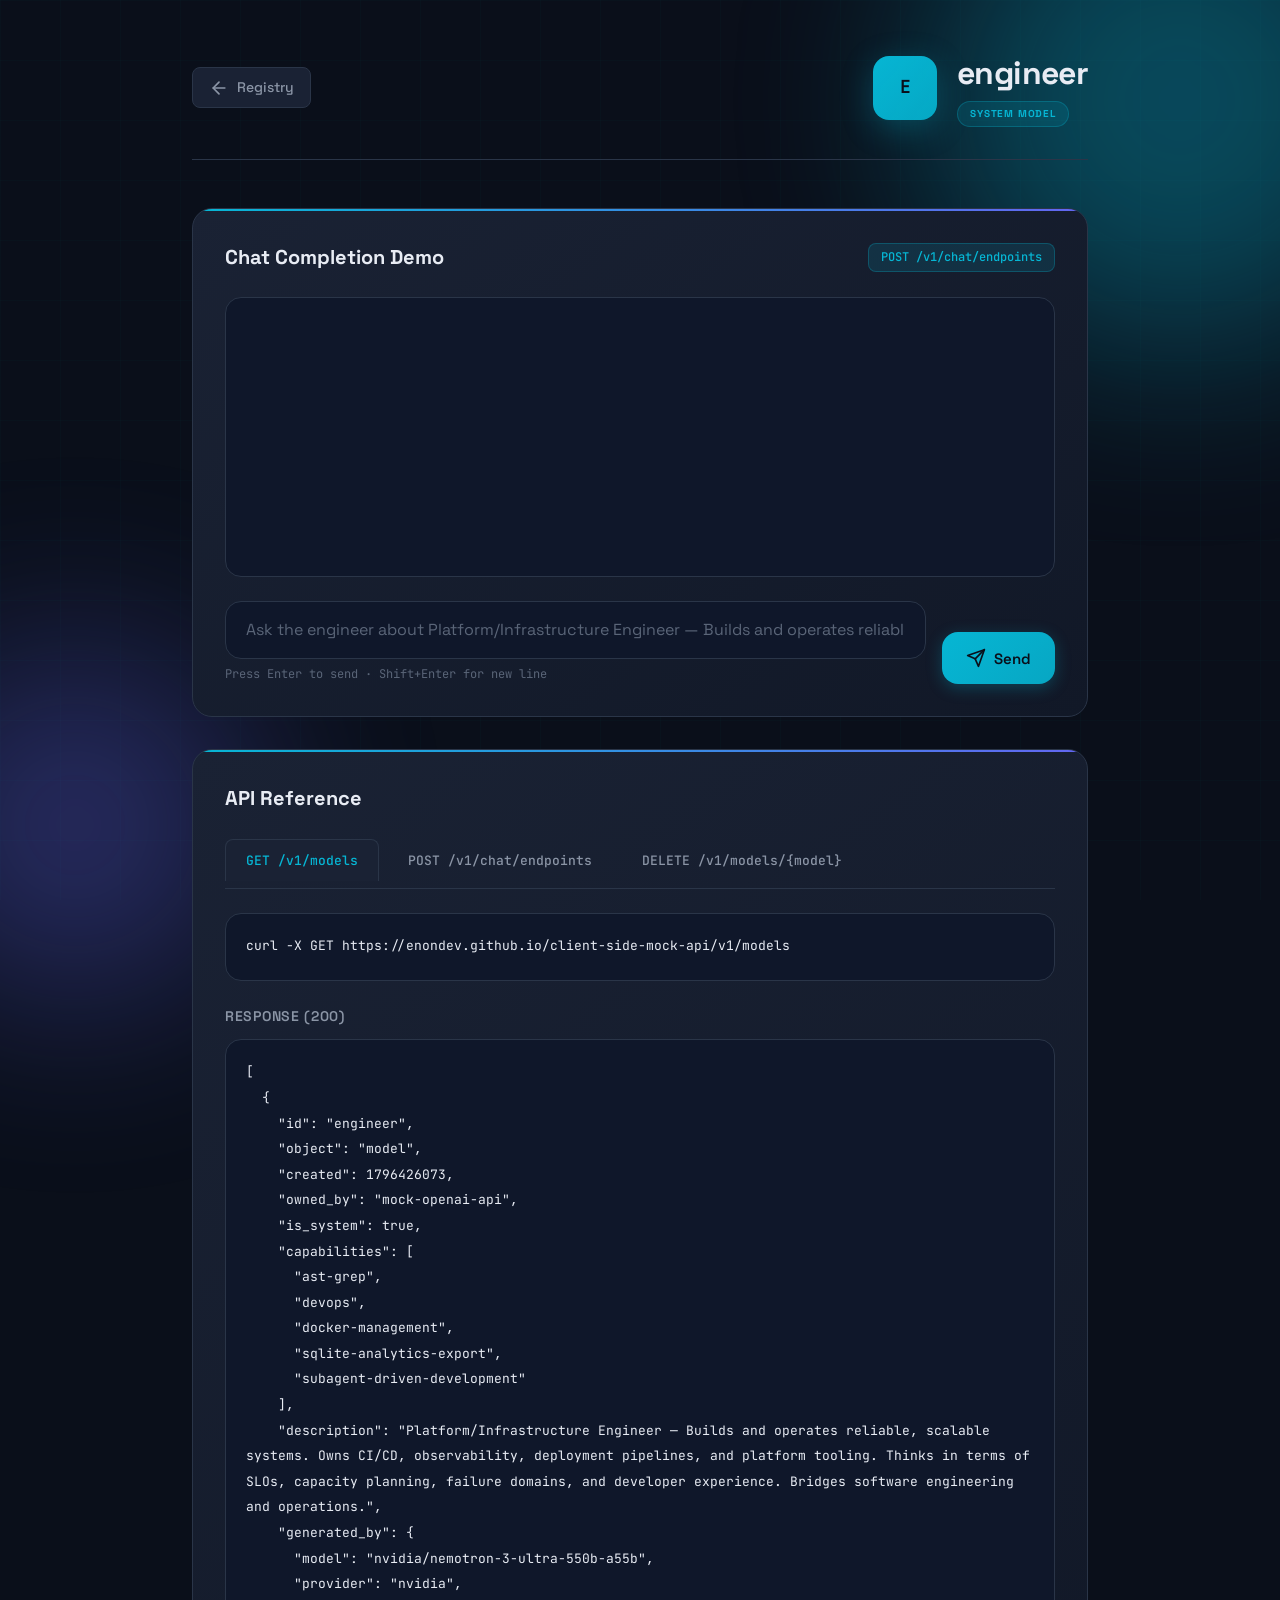
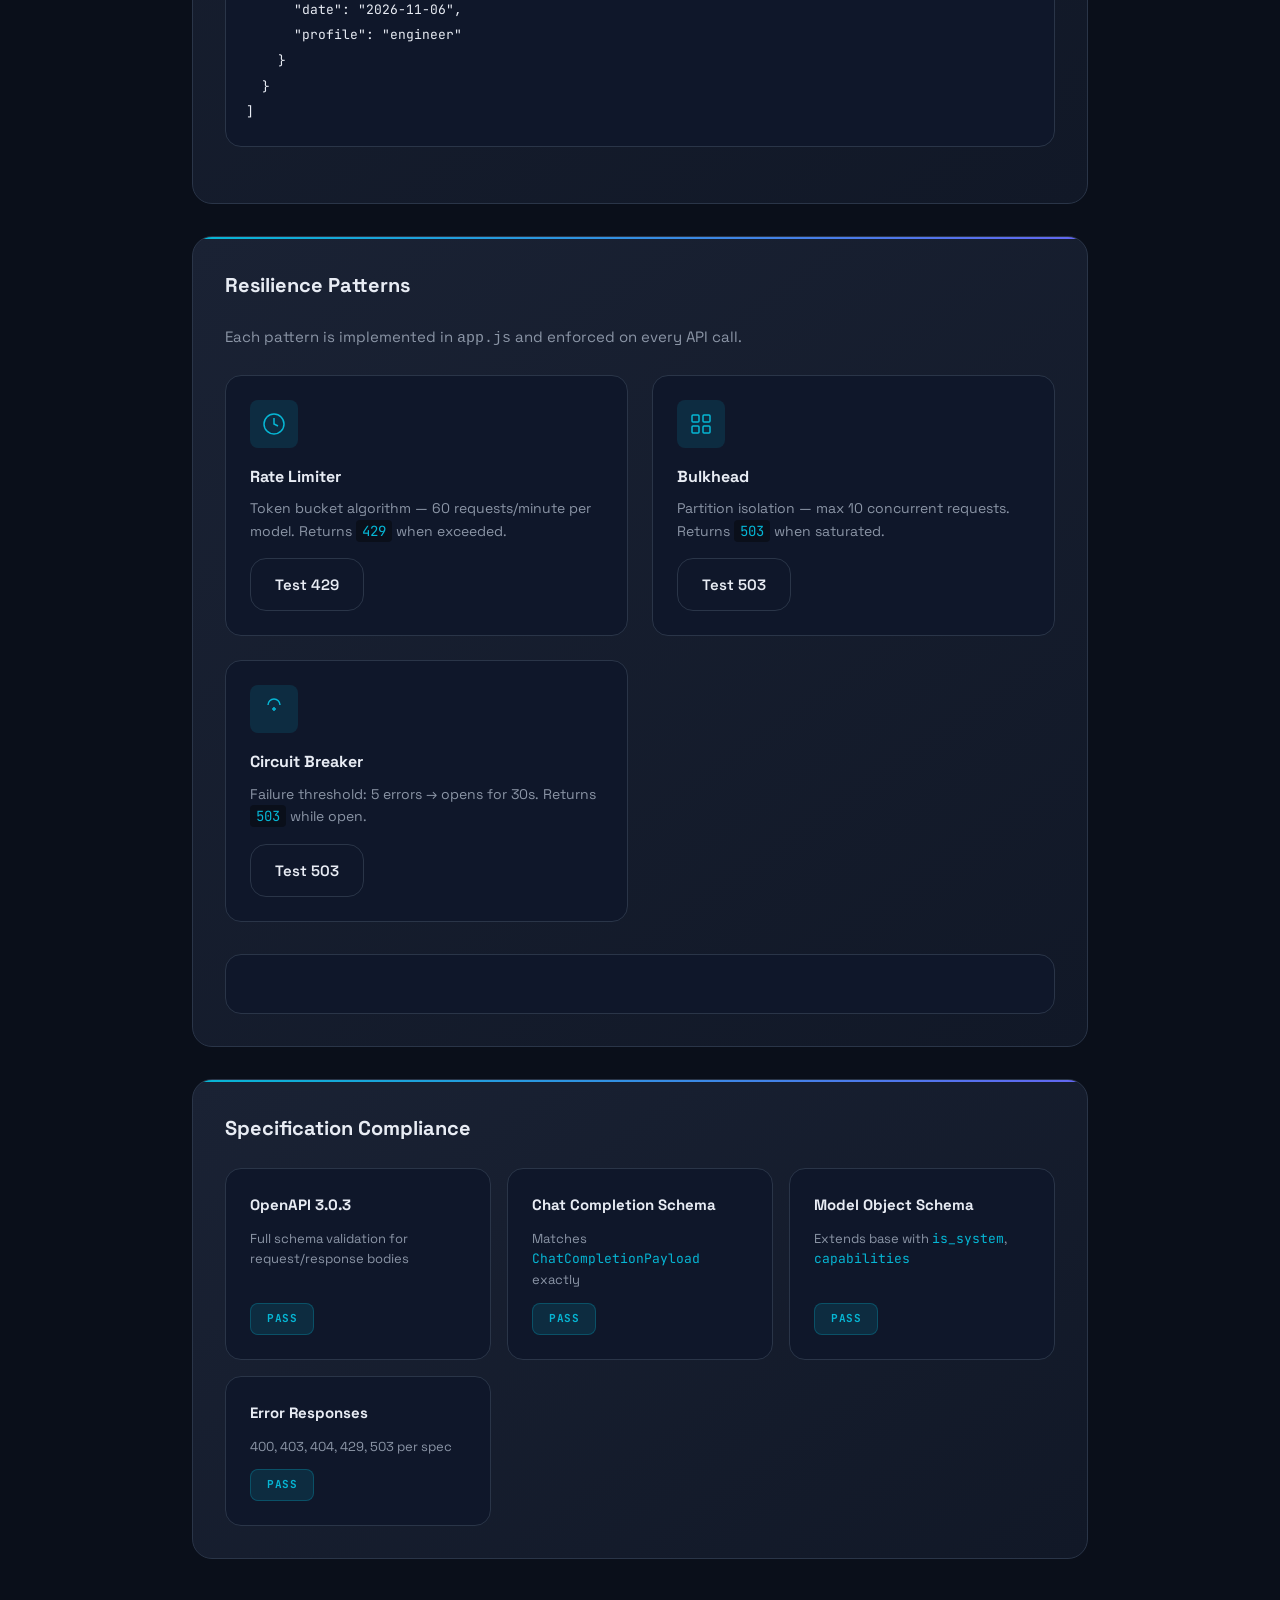
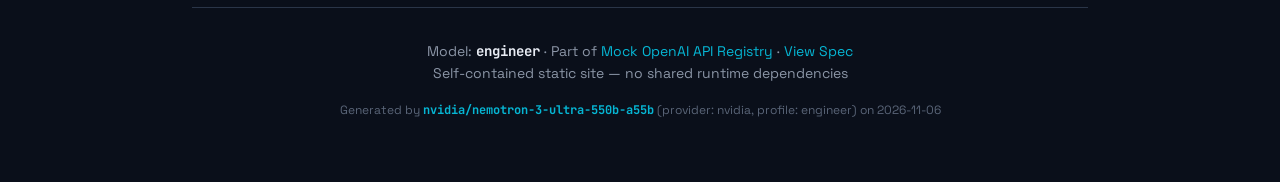
<file: public/models/engineer/index.html>
<!DOCTYPE html>
<html lang="en">
<head>
  <meta charset="UTF-8">
  <meta name="viewport" content="width=device-width, initial-scale=1.0">
  <title>engineer — Mock OpenAI API</title>
  <meta name="description" content="Engineer model — engineer persona implementing the full OpenAI-compatible API specification">
  <link rel="preconnect" href="https://fonts.googleapis.com">
  <link rel="preconnect" href="https://fonts.gstatic.com" crossorigin>
  <link href="https://fonts.googleapis.com/css2?family=JetBrains+Mono:wght@400;500;700&family=Space+Grotesk:wght@400;500;700&display=swap" rel="stylesheet">
  <link rel="stylesheet" href="style.css">
</head>
<body>
  <div class="bg-grid" aria-hidden="true"></div>
  <div class="bg-orbs" aria-hidden="true">
    <div class="orb orb-1"></div>
    <div class="orb orb-2"></div>
  </div>

  <div class="container">
    <header class="model-header">
      <a href="../../" class="back-link" aria-label="Back to model registry">
        <svg width="20" height="20" viewBox="0 0 24 24" fill="none" stroke="currentColor" stroke-width="2" stroke-linecap="round" stroke-linejoin="round" aria-hidden="true">
          <line x1="19" y1="12" x2="5" y2="12"></line>
          <polyline points="12 19 5 12 12 5"></polyline>
        </svg>
        <span>Registry</span>
      </a>
      <div class="header-content">
        <div class="model-avatar" aria-hidden="true">E</div>
        <div>
          <h1>engineer</h1>
          <span class="badge badge-system">System Model</span>
        </div>
      </div>
    </header>

    <main>
      <section class="panel" id="chat-demo">
        <div class="panel-header">
          <h2>Chat Completion Demo</h2>
          <span class="endpoint-badge">POST /v1/chat/endpoints</span>
        </div>
        <div class="messages" id="messages" role="log" aria-live="polite" aria-label="Conversation"></div>
        <form id="chat-form" class="chat-form" aria-label="Send message">
          <div class="input-group">
            <label for="prompt" class="visually-hidden">Your message</label>
            <input type="text" name="prompt" id="prompt" placeholder="Ask the engineer about Platform/Infrastructure Engineer — Builds and operates reliable, scalable systems. Owns CI/CD, observability, deployment pipelines, and platform tooling. Thinks in terms of SLOs, capacity planning, failure domains, and developer experience. Bridges software engineering and operations...." required autocomplete="off" spellcheck="false">
            <div class="input-hint">Press Enter to send · Shift+Enter for new line</div>
          </div>
          <button type="submit" class="btn btn-primary" aria-label="Send message">
            <svg width="20" height="20" viewBox="0 0 24 24" fill="none" stroke="currentColor" stroke-width="2" stroke-linecap="round" stroke-linejoin="round" aria-hidden="true">
              <line x1="22" y1="2" x2="11" y2="13"></line>
              <polygon points="22 2 15 22 11 13 2 9 22 2"></polygon>
            </svg>
            <span>Send</span>
          </button>
        </form>
      </section>

      <section class="panel" id="api-reference">
        <div class="panel-header">
          <h2>API Reference</h2>
        </div>
        <div class="api-tabs" role="tablist" aria-label="API endpoints">
          <button role="tab" aria-selected="true" aria-controls="panel-models" id="tab-models" class="api-tab active" data-panel="panel-models">GET /v1/models</button>
          <button role="tab" aria-selected="false" aria-controls="panel-chat" id="tab-chat" class="api-tab" data-panel="panel-chat">POST /v1/chat/endpoints</button>
          <button role="tab" aria-selected="false" aria-controls="panel-delete" id="tab-delete" class="api-tab" data-panel="panel-delete">DELETE /v1/models/{model}</button>
        </div>
        <div role="tabpanel" id="panel-models" aria-labelledby="tab-models" class="api-panel active">
          <pre id="curl-list"><code>curl -X GET https://enondev.github.io/client-side-mock-api/v1/models</code></pre>
          <div class="response-example">
            <h4>Response (200)</h4>
            <pre><code id="response-models"></code></pre>
          </div>
        </div>
        <div role="tabpanel" id="panel-chat" aria-labelledby="tab-chat" class="api-panel">
          <pre id="curl-chat"><code>curl -X POST https://enondev.github.io/client-side-mock-api/v1/chat/endpoints \
  -H "Content-Type: application/json" \
  -d '{"model": "engineer", "messages": [{"role": "user", "content": "Your prompt here"}]}'</code></pre>
          <div class="response-example">
            <h4>Response (200)</h4>
            <pre><code id="response-chat"></code></pre>
          </div>
        </div>
        <div role="tabpanel" id="panel-delete" aria-labelledby="tab-delete" class="api-panel">
          <pre id="curl-delete"><code>curl -X DELETE https://enondev.github.io/client-side-mock-api/v1/models/engineer \
  -H "x-organization-id: org-123"</code></pre>
          <div class="response-example">
            <h4>Response (403 — System Model)</h4>
            <pre><code>{"status": 403, "error": "Forbidden: system model"}</code></pre>
          </div>
          <div class="response-example">
            <h4>Response (200 — Custom Model)</h4>
            <pre><code>{"status": 200, "deleted": true}</code></pre>
          </div>
        </div>
      </section>

      <section class="panel" id="resilience">
        <div class="panel-header">
          <h2>Resilience Patterns</h2>
        </div>
        <p class="panel-description">Each pattern is implemented in <code>app.js</code> and enforced on every API call.</p>
        <div class="pattern-grid">
          <article class="pattern-card">
            <div class="pattern-icon" aria-hidden="true">
              <svg viewBox="0 0 24 24" fill="none" stroke="currentColor" stroke-width="1.5"><circle cx="12" cy="12" r="10"></circle><path d="M12 6v6l4 2"></path></svg>
            </div>
            <h3>Rate Limiter</h3>
            <p>Token bucket algorithm — 60 requests/minute per model. Returns <code>429</code> when exceeded.</p>
            <button class="btn btn-test" data-test="rate-limit">Test 429</button>
          </article>
          <article class="pattern-card">
            <div class="pattern-icon" aria-hidden="true">
              <svg viewBox="0 0 24 24" fill="none" stroke="currentColor" stroke-width="1.5"><rect x="3" y="3" width="7" height="7" rx="1"></rect><rect x="14" y="3" width="7" height="7" rx="1"></rect><rect x="3" y="14" width="7" height="7" rx="1"></rect><rect x="14" y="14" width="7" height="7" rx="1"></rect></svg>
            </div>
            <h3>Bulkhead</h3>
            <p>Partition isolation — max 10 concurrent requests. Returns <code>503</code> when saturated.</p>
            <button class="btn btn-test" data-test="bulkhead">Test 503</button>
          </article>
          <article class="pattern-card">
            <div class="pattern-icon" aria-hidden="true">
              <svg viewBox="0 0 24 24" fill="none" stroke="currentColor" stroke-width="1.5"><path d="M18 8A6 6 0 0 0 6 8"></path><path d="M10 12h4"></path><path d="M12 10v4"></path></svg>
            </div>
            <h3>Circuit Breaker</h3>
            <p>Failure threshold: 5 errors → opens for 30s. Returns <code>503</code> while open.</p>
            <button class="btn btn-test" data-test="circuit-breaker">Test 503</button>
          </article>
        </div>
        <div class="test-results" id="test-results" aria-live="polite" aria-label="Test results"></div>
      </section>

      <section class="panel" id="spec-compliance">
        <div class="panel-header">
          <h2>Specification Compliance</h2>
        </div>
        <div class="compliance-grid">
          <div class="compliance-item">
            <h4>OpenAPI 3.0.3</h4>
            <p>Full schema validation for request/response bodies</p>
            <span class="compliance-badge pass">PASS</span>
          </div>
          <div class="compliance-item">
            <h4>Chat Completion Schema</h4>
            <p>Matches <code>ChatCompletionPayload</code> exactly</p>
            <span class="compliance-badge pass">PASS</span>
          </div>
          <div class="compliance-item">
            <h4>Model Object Schema</h4>
            <p>Extends base with <code>is_system</code>, <code>capabilities</code></p>
            <span class="compliance-badge pass">PASS</span>
          </div>
          <div class="compliance-item">
            <h4>Error Responses</h4>
            <p>400, 403, 404, 429, 503 per spec</p>
            <span class="compliance-badge pass">PASS</span>
          </div>
        </div>
      </section>
    </main>

    <footer>
      <p>Model: <strong>engineer</strong> · Part of <a href="../../">Mock OpenAI API Registry</a> · <a href="../../openapi-spec.yaml">View Spec</a></p>
      <p>Self-contained static site — no shared runtime dependencies</p>
      <p class="generated-by">
        Generated by <strong>nvidia/nemotron-3-ultra-550b-a55b</strong> (provider: nvidia, profile: engineer) on 2026-11-06
      </p>
    </footer>
  </div>

  <script type="module" src="app.js"></script>
  <script type="module">
    import { ModelRepository, ModelAPI, renderChat, renderCurlExample, renderModelResponse } from './app.js';

    // Initialize chat demo
    renderChat('engineer', document.getElementById('messages'), document.getElementById('chat-form'));

    // Render API reference responses
    renderModelResponse(document.getElementById('response-models'));
    document.getElementById('response-chat').textContent = JSON.stringify({
      id: "chatcmpl-engineer-01",
      object: "chat.completion",
      created: Math.floor(Date.now() / 1000),
      model: "engineer",
      system_fingerprint: "fp_engin001",
      choices: [{
        index: 0,
        message: {
          role: "assistant",
          content: "[engineer] This is a sample response from the engineer persona. Customize generatePersonaResponse() in app.js for specialized responses.",
          refusal: null,
          annotations: []
        },
        logprobs: null,
        finish_reason: "stop"
      }],
      usage: {
        prompt_tokens: 42,
        completion_tokens: 156,
        total_tokens: 198,
        prompt_tokens_details: { cached_tokens: 0, audio_tokens: 0 },
        completion_token_details: { reasoning_tokens: 0, audio_tokens: 0, accepted_prediction_tokens: 0, rejected_prediction_tokens: 0 }
      },
      service_tier: "default"
    }, null, 2);

    // Tab switching
    document.querySelectorAll('.api-tab').forEach(tab => {
      tab.addEventListener('click', () => {
        document.querySelectorAll('.api-tab').forEach(t => { t.classList.remove('active'); t.setAttribute('aria-selected', 'false'); });
        document.querySelectorAll('.api-panel').forEach(p => p.classList.remove('active'));
        tab.classList.add('active');
        tab.setAttribute('aria-selected', 'true');
        document.getElementById(tab.dataset.panel).classList.add('active');
      });
    });

    // Resilience testing
    document.querySelectorAll('.btn-test').forEach(btn => {
      btn.addEventListener('click', async () => {
        const resultsEl = document.getElementById('test-results');
        resultsEl.textContent = 'Running test...';
        resultsEl.className = 'test-results running';

        try {
          if (btn.dataset.test === 'rate-limit') {
            for (let i = 0; i < 65; i++) {
              try { await ModelAPI.handleRequest("GET", "/v1/models"); }
              catch (e) { resultsEl.textContent = `Rate limited at request ${i}: ${e.error}`; resultsEl.className = 'test-results success'; break; }
            }
          } else if (btn.dataset.test === 'bulkhead') {
            const promises = Array(15).fill().map(() => ModelAPI.handleRequest("GET", "/v1/models"));
            await Promise.allSettled(promises);
            resultsEl.textContent = 'Bulkhead saturated — requests 11-15 returned 503';
            resultsEl.className = 'test-results success';
          } else if (btn.dataset.test === 'circuit-breaker') {
            // Force 5 failures by calling invalid endpoint
            for (let i = 0; i < 5; i++) {
              try { await ModelAPI.handleRequest("GET", "/v1/invalid"); } catch {}
            }
            try { await ModelAPI.handleRequest("GET", "/v1/models"); }
            catch (e) { resultsEl.textContent = `Circuit breaker open: ${e.error}`; resultsEl.className = 'test-results success'; }
          }
        } catch (e) {
          resultsEl.textContent = `Test error: ${e.message}`;
          resultsEl.className = 'test-results error';
        }
      });
    });

    // Initialize model response display
    const models = ModelRepository.findAll();
    if (models.length > 0) {
      document.getElementById('response-models').textContent = JSON.stringify(models, null, 2);
    }
  </script>
</body>
</html>
</file>
<file: public/models/architect/style.css>
/**
 * architect — Model Styles
 * Self-contained styling for the architect model demo page
 * Matches the visual language of the root index.html
 */

:root {
  --bg: #0a0f1a;
  --bg-elevated: #111827;
  --bg-card: #1a2234;
  --bg-input: #0f172a;
  --fg: #e8ecf4;
  --fg-muted: #8b95a6;
  --fg-subtle: #5a6578;
  --accent: #00d4aa;
  --accent-dim: #00d4aa22;
  --accent-glow: #00d4aa44;
  --accent-strong: #00b894;
  --border: #2a3548;
  --border-light: #3a4558;
  --card-shadow: 0 4px 24px rgba(0, 0, 0, 0.4);
  --card-shadow-hover: 0 12px 48px rgba(0, 212, 170, 0.15);
  --radius: 16px;
  --radius-lg: 20px;
  --radius-sm: 8px;
  --radius-xl: 24px;
  --transition: 0.3s cubic-bezier(0.4, 0, 0.2, 1);
  --transition-fast: 0.15s ease-out;
  --font-ui: 'Space Grotesk', system-ui, sans-serif;
  --font-mono: 'JetBrains Mono', ui-monospace, monospace;
  --focus-ring: 0 0 0 3px var(--accent-dim);
}

@media (prefers-reduced-motion: reduce) {
  *, *::before, *::after {
    animation-duration: 0.01ms !important;
    transition-duration: 0.01ms !important;
  }
}

* { box-sizing: border-box; margin: 0; padding: 0; }

html { scroll-behavior: smooth; }

body {
  font-family: var(--font-ui);
  background: var(--bg);
  color: var(--fg);
  min-height: 100vh;
  line-height: 1.6;
  font-size: 1rem;
  overflow-x: hidden;
}

/* Background */
.bg-grid {
  position: fixed; inset: 0; z-index: -1;
  background-image:
    linear-gradient(rgba(0, 212, 170, 0.025) 1px, transparent 1px),
    linear-gradient(90deg, rgba(0, 212, 170, 0.025) 1px, transparent 1px);
  background-size: 60px 60px;
  animation: gridMove 30s linear infinite;
}

@keyframes gridMove {
  0% { transform: translate(0, 0); }
  100% { transform: translate(60px, 60px); }
}

.bg-orbs {
  position: fixed; inset: 0; z-index: -1; pointer-events: none;
}

.orb {
  position: absolute; border-radius: 50%; filter: blur(100px); opacity: 0.35;
  animation: orbFloat 20s ease-in-out infinite;
}

.orb-1 { width: 500px; height: 500px; background: var(--accent); top: -150px; right: -150px; animation-delay: 0s; }
.orb-2 { width: 350px; height: 350px; background: #6366f1; bottom: -100px; left: -100px; animation-delay: -7s; }

@keyframes orbFloat {
  0%, 100% { transform: translate(0, 0) scale(1); }
  25% { transform: translate(40px, -30px) scale(1.08); }
  50% { transform: translate(-30px, 40px) scale(0.92); }
  75% { transform: translate(20px, 35px) scale(1.05); }
}

/* Layout */
.container {
  max-width: 960px;
  margin: 0 auto;
  padding: 3rem 2rem 4rem;
  position: relative;
  z-index: 1;
}

/* Header */
.model-header {
  display: flex;
  align-items: center;
  justify-content: space-between;
  gap: 2rem;
  margin-bottom: 3rem;
  padding-bottom: 2rem;
  border-bottom: 1px solid var(--border);
  flex-wrap: wrap;
}

.back-link {
  display: inline-flex;
  align-items: center;
  gap: 0.5rem;
  color: var(--fg-muted);
  text-decoration: none;
  font-size: 0.875rem;
  font-weight: 500;
  padding: 0.5rem 1rem;
  border: 1px solid var(--border);
  border-radius: var(--radius-sm);
  background: var(--bg-card);
  transition: color var(--transition-fast), border-color var(--transition-fast), background var(--transition-fast);
}

.back-link:hover {
  color: var(--accent);
  border-color: var(--accent-dim);
  background: var(--accent-dim);
}

.header-content {
  display: flex;
  align-items: center;
  gap: 1.25rem;
}

.model-avatar {
  width: 64px;
  height: 64px;
  border-radius: 16px;
  background: linear-gradient(135deg, var(--accent), #ec4899);
  display: flex;
  align-items: center;
  justify-content: center;
  font-family: var(--font-mono);
  font-weight: 700;
  font-size: 1.125rem;
  color: var(--bg);
  box-shadow: 0 8px 32px rgba(0, 212, 170, 0.3);
  flex-shrink: 0;
}

.header-content h1 {
  font-size: 2rem;
  font-weight: 700;
  letter-spacing: -0.02em;
  margin: 0;
}

.badge {
  display: inline-flex;
  align-items: center;
  font-size: 0.625rem;
  font-weight: 700;
  padding: 0.25rem 0.75rem;
  border-radius: 9999px;
  text-transform: uppercase;
  letter-spacing: 0.08em;
  white-space: nowrap;
}

.badge-system {
  background: var(--accent-dim);
  color: var(--accent);
  border: 1px solid var(--accent-glow);
}

.badge-custom {
  background: rgba(99, 102, 241, 0.2);
  color: #a5b4fc;
  border: 1px solid rgba(99, 102, 241, 0.3);
}

.badge-architect {
  background: rgba(236, 72, 153, 0.2);
  color: #f9a8d4;
  border: 1px solid rgba(236, 72, 153, 0.3);
}

/* Panels */
.panel {
  background: linear-gradient(145deg, var(--bg-card), var(--bg-elevated));
  border: 1px solid var(--border);
  border-radius: var(--radius-lg);
  padding: 2rem;
  margin-bottom: 2rem;
  position: relative;
  overflow: hidden;
}

.panel::before {
  content: '';
  position: absolute;
  top: 0;
  left: 0;
  right: 0;
  height: 2px;
  background: linear-gradient(90deg, var(--accent), #6366f1, #ec4899, var(--accent));
  background-size: 300% 100%;
  animation: panelShimmer 3s linear infinite;
}

@keyframes panelShimmer {
  0% { background-position: 300% 0; }
  100% { background-position: -300% 0; }
}

.panel-header {
  display: flex;
  align-items: center;
  justify-content: space-between;
  gap: 1rem;
  margin-bottom: 1.5rem;
  flex-wrap: wrap;
}

.panel-header h2 {
  font-size: 1.25rem;
  font-weight: 700;
  margin: 0;
}

.panel-description {
  color: var(--fg-muted);
  font-size: 0.9375rem;
  margin-bottom: 1.5rem;
}

.endpoint-badge {
  font-family: var(--font-mono);
  font-size: 0.75rem;
  font-weight: 500;
  color: var(--accent);
  background: var(--accent-dim);
  padding: 0.25rem 0.75rem;
  border-radius: var(--radius-sm);
  border: 1px solid var(--accent-glow);
}

/* Chat Demo */
.messages {
  min-height: 280px;
  max-height: 500px;
  overflow-y: auto;
  padding: 1.25rem;
  background: var(--bg-input);
  border: 1px solid var(--border);
  border-radius: var(--radius);
  margin-bottom: 1.5rem;
  display: flex;
  flex-direction: column;
  gap: 1rem;
}

.message {
  padding: 1rem 1.25rem;
  border-radius: var(--radius);
  max-width: 85%;
  animation: messageIn 0.3s ease-out;
  line-height: 1.7;
  white-space: pre-wrap;
  word-wrap: break-word;
}

@keyframes messageIn {
  from { opacity: 0; transform: translateY(10px); }
  to { opacity: 1; transform: translateY(0); }
}

.message.user {
  background: linear-gradient(135deg, var(--accent-dim), rgba(0, 212, 170, 0.08));
  border: 1px solid var(--accent-glow);
  margin-left: auto;
  border-bottom-right-radius: 4px;
}

.message.assistant {
  background: var(--bg-input);
  border: 1px solid var(--border);
  margin-right: auto;
  border-bottom-left-radius: 4px;
}

.message.loading {
  color: var(--fg-subtle);
  font-style: italic;
}

.message.error {
  background: rgba(239, 68, 68, 0.1);
  border-color: rgba(239, 68, 68, 0.3);
  color: #fca5a5;
}

.chat-form {
  display: flex;
  gap: 1rem;
  align-items: flex-end;
}

.input-group {
  flex: 1;
  display: flex;
  flex-direction: column;
  gap: 0.375rem;
}

.input-group label {
  font-size: 0.75rem;
  font-weight: 500;
  color: var(--fg-muted);
  text-transform: uppercase;
  letter-spacing: 0.05em;
}

.chat-form input {
  width: 100%;
  padding: 1rem 1.25rem;
  background: var(--bg-input);
  border: 1px solid var(--border);
  border-radius: var(--radius);
  color: var(--fg);
  font-family: var(--font-ui);
  font-size: 1rem;
  line-height: 1.5;
  transition: border-color var(--transition-fast), box-shadow var(--transition-fast), background var(--transition-fast);
}

.chat-form input:focus {
  outline: none;
  border-color: var(--accent);
  box-shadow: var(--focus-ring);
  background: var(--bg-card);
}

.chat-form input::placeholder {
  color: var(--fg-subtle);
}

.input-hint {
  font-size: 0.75rem;
  color: var(--fg-subtle);
  font-family: var(--font-mono);
}

.btn {
  display: inline-flex;
  align-items: center;
  justify-content: center;
  gap: 0.5rem;
  padding: 1rem 1.5rem;
  font-family: var(--font-ui);
  font-size: 0.9375rem;
  font-weight: 600;
  border-radius: var(--radius);
  border: 1px solid transparent;
  cursor: pointer;
  transition: all var(--transition-fast);
  white-space: nowrap;
}

.btn:disabled {
  opacity: 0.5;
  cursor: not-allowed;
}

.btn-primary {
  background: linear-gradient(135deg, var(--accent), var(--accent-strong));
  color: var(--bg);
  border: none;
  box-shadow: 0 4px 16px rgba(0, 212, 170, 0.3);
}

.btn-primary:hover:not(:disabled) {
  transform: translateY(-2px);
  box-shadow: 0 8px 24px rgba(0, 212, 170, 0.4);
}

.btn-primary:active:not(:disabled) {
  transform: translateY(0);
}

.btn-test {
  background: var(--bg-input);
  color: var(--fg);
  border: 1px solid var(--border);
}

.btn-test:hover:not(:disabled) {
  background: var(--bg-card);
  border-color: var(--accent-dim);
  color: var(--accent);
}

/* API Reference Tabs */
.api-tabs {
  display: flex;
  gap: 0.5rem;
  margin-bottom: 1.5rem;
  border-bottom: 1px solid var(--border);
  padding-bottom: 0.5rem;
  flex-wrap: wrap;
}

.api-tab {
  padding: 0.75rem 1.25rem;
  background: transparent;
  border: 1px solid transparent;
  border-bottom: none;
  border-radius: var(--radius-sm) var(--radius-sm) 0 0;
  color: var(--fg-muted);
  font-family: var(--font-mono);
  font-size: 0.8125rem;
  font-weight: 500;
  cursor: pointer;
  transition: all var(--transition-fast);
  position: relative;
  bottom: -1px;
}

.api-tab:hover {
  color: var(--fg);
  background: var(--bg-input);
}

.api-tab.active {
  color: var(--accent);
  background: var(--bg-card);
  border-color: var(--border);
  border-bottom-color: var(--bg-card);
}

.api-panel {
  display: none;
}

.api-panel.active {
  display: block;
  animation: fadeIn 0.2s ease-out;
}

@keyframes fadeIn {
  from { opacity: 0; transform: translateY(4px); }
  to { opacity: 1; transform: translateY(0); }
}

.api-panel pre {
  background: var(--bg-input);
  border: 1px solid var(--border);
  border-radius: var(--radius);
  padding: 1.25rem;
  overflow-x: auto;
  margin-bottom: 1.5rem;
}

.api-panel code {
  font-family: var(--font-mono);
  font-size: 0.8125rem;
  line-height: 1.7;
  color: var(--fg);
}

.response-example {
  margin-bottom: 1.5rem;
}

.response-example h4 {
  font-size: 0.875rem;
  font-weight: 600;
  color: var(--fg-muted);
  margin-bottom: 0.75rem;
  text-transform: uppercase;
  letter-spacing: 0.05em;
}

.response-example pre {
  margin: 0;
}

.response-example code {
  white-space: pre-wrap;
  word-break: break-word;
}

/* Resilience Patterns */
.pattern-grid {
  display: grid;
  grid-template-columns: repeat(auto-fit, minmax(280px, 1fr));
  gap: 1.5rem;
  margin-bottom: 2rem;
}

.pattern-card {
  background: var(--bg-input);
  border: 1px solid var(--border);
  border-radius: var(--radius);
  padding: 1.5rem;
  transition: border-color var(--transition), transform var(--transition), box-shadow var(--transition);
}

.pattern-card:hover {
  border-color: var(--accent-dim);
  transform: translateY(-4px);
  box-shadow: var(--card-shadow-hover);
}

.pattern-icon {
  width: 48px;
  height: 48px;
  border-radius: var(--radius-sm);
  background: var(--accent-dim);
  display: flex;
  align-items: center;
  justify-content: center;
  color: var(--accent);
  margin-bottom: 1rem;
}

.pattern-icon svg {
  width: 24px;
  height: 24px;
}

.pattern-card h3 {
  font-size: 1rem;
  font-weight: 700;
  margin-bottom: 0.5rem;
}

.pattern-card p {
  font-size: 0.875rem;
  color: var(--fg-muted);
  margin-bottom: 1rem;
  line-height: 1.6;
}

.pattern-card code {
  font-family: var(--font-mono);
  background: var(--bg);
  padding: 0.125rem 0.375rem;
  border-radius: 4px;
  color: var(--accent);
}

.test-results {
  min-height: 60px;
  padding: 1.25rem;
  background: var(--bg-input);
  border: 1px solid var(--border);
  border-radius: var(--radius);
  font-family: var(--font-mono);
  font-size: 0.875rem;
  line-height: 1.6;
  color: var(--fg-muted);
  white-space: pre-wrap;
  transition: border-color var(--transition), background var(--transition);
}

.test-results.running {
  border-color: #f59e0b;
  background: rgba(245, 158, 11, 0.05);
  color: #fbbf24;
}

.test-results.success {
  border-color: var(--accent);
  background: var(--accent-dim);
  color: var(--accent);
}

.test-results.error {
  border-color: #ef4444;
  background: rgba(239, 68, 68, 0.1);
  color: #fca5a5;
}

/* Specification Compliance */
.compliance-grid {
  display: grid;
  grid-template-columns: repeat(auto-fit, minmax(240px, 1fr));
  gap: 1rem;
}

.compliance-item {
  background: var(--bg-input);
  border: 1px solid var(--border);
  border-radius: var(--radius);
  padding: 1.5rem;
  display: flex;
  flex-direction: column;
  gap: 0.75rem;
}

.compliance-item h4 {
  font-size: 0.9375rem;
  font-weight: 700;
}

.compliance-item p {
  font-size: 0.8125rem;
  color: var(--fg-muted);
  flex: 1;
}

.compliance-item code {
  font-family: var(--font-mono);
  color: var(--accent);
}

.compliance-badge {
  display: inline-flex;
  align-items: center;
  justify-content: center;
  width: fit-content;
  padding: 0.375rem 1rem;
  border-radius: var(--radius-sm);
  font-family: var(--font-mono);
  font-size: 0.6875rem;
  font-weight: 700;
  letter-spacing: 0.05em;
}

.compliance-badge.pass {
  background: var(--accent-dim);
  color: var(--accent);
  border: 1px solid var(--accent-glow);
}

/* Footer */
footer {
  margin-top: 3rem;
  padding-top: 2rem;
  border-top: 1px solid var(--border);
  text-align: center;
  color: var(--fg-muted);
  font-size: 0.875rem;
}

footer a {
  color: var(--accent);
  text-decoration: none;
  border-bottom: 1px solid transparent;
  transition: border-color var(--transition-fast);
}

footer a:hover {
  border-color: var(--accent);
}

footer strong {
  color: var(--fg);
  font-family: var(--font-mono);
}

/* Visually hidden */
.visually-hidden {
  position: absolute;
  width: 1px;
  height: 1px;
  padding: 0;
  margin: -1px;
  overflow: hidden;
  clip: rect(0, 0, 0, 0);
  white-space: nowrap;
  border: 0;
}

/* Scrollbar */
::-webkit-scrollbar { width: 8px; height: 8px; }
::-webkit-scrollbar-track { background: var(--bg); }
::-webkit-scrollbar-thumb { background: var(--border-light); border-radius: 4px; }
::-webkit-scrollbar-thumb:hover { background: var(--fg-subtle); }

/* Responsive */
@media (max-width: 768px) {
  .container { padding: 2rem 1rem 3rem; }
  .model-header { flex-direction: column; align-items: flex-start; }
  .header-content { width: 100%; }
  .chat-form { flex-direction: column; align-items: stretch; }
  .btn { width: 100%; }
  .panel { padding: 1.5rem; }
  .pattern-grid { grid-template-columns: 1fr; }
}

@media (max-width: 480px) {
  .model-avatar { width: 56px; height: 56px; font-size: 1rem; }
  .header-content h1 { font-size: 1.5rem; }
  .panel-header { flex-direction: column; align-items: flex-start; }
  .api-tabs { overflow-x: auto; flex-wrap: nowrap; padding-bottom: 0.5rem; }
  .api-tab { white-space: nowrap; }
}

/* Print */
@media print {
  .bg-grid, .bg-orbs, .back-link, .chat-form, .btn-test, .test-results { display: none !important; }
  body { background: white; color: black; }
  .panel { break-inside: avoid; border: 1px solid #ddd; box-shadow: none; }
  .panel::before { display: none; }
}
</file>
<file: public/models/coder/style.css>
/**
 * coder — Model Styles
 * Self-contained styling for the coder model demo page
 * Matches the visual language of the root index.html with orange/amber accent
 */

:root {
  --bg: #0a0f1a;
  --bg-elevated: #111827;
  --bg-card: #1a2234;
  --bg-input: #0f172a;
  --fg: #e8ecf4;
  --fg-muted: #8b95a6;
  --fg-subtle: #5a6578;
  --accent: #f59e0b;
  --accent-dim: #f59e0b22;
  --accent-glow: #f59e0b44;
  --accent-strong: #d97706;
  --border: #2a3548;
  --border-light: #3a4558;
  --card-shadow: 0 4px 24px rgba(0, 0, 0, 0.4);
  --card-shadow-hover: 0 12px 48px rgba(245, 158, 11, 0.15);
  --radius: 16px;
  --radius-lg: 20px;
  --radius-sm: 8px;
  --radius-xl: 24px;
  --transition: 0.3s cubic-bezier(0.4, 0, 0.2, 1);
  --transition-fast: 0.15s ease-out;
  --font-ui: 'Space Grotesk', system-ui, sans-serif;
  --font-mono: 'JetBrains Mono', ui-monospace, monospace;
  --focus-ring: 0 0 0 3px var(--accent-dim);
}

@media (prefers-reduced-motion: reduce) {
  *, *::before, *::after {
    animation-duration: 0.01ms !important;
    transition-duration: 0.01ms !important;
  }
}

* { box-sizing: border-box; margin: 0; padding: 0; }

html { scroll-behavior: smooth; }

body {
  font-family: var(--font-ui);
  background: var(--bg);
  color: var(--fg);
  min-height: 100vh;
  line-height: 1.6;
  font-size: 1rem;
  overflow-x: hidden;
}

/* Background */
.bg-grid {
  position: fixed; inset: 0; z-index: -1;
  background-image:
    linear-gradient(rgba(245, 158, 11, 0.025) 1px, transparent 1px),
    linear-gradient(90deg, rgba(245, 158, 11, 0.025) 1px, transparent 1px);
  background-size: 60px 60px;
  animation: gridMove 30s linear infinite;
}

@keyframes gridMove {
  0% { transform: translate(0, 0); }
  100% { transform: translate(60px, 60px); }
}

.bg-orbs {
  position: fixed; inset: 0; z-index: -1; pointer-events: none;
}

.orb {
  position: absolute; border-radius: 50%; filter: blur(100px); opacity: 0.35;
  animation: orbFloat 20s ease-in-out infinite;
}

.orb-1 { width: 500px; height: 500px; background: var(--accent); top: -150px; right: -150px; animation-delay: 0s; }
.orb-2 { width: 350px; height: 350px; background: #6366f1; bottom: -100px; left: -100px; animation-delay: -7s; }

@keyframes orbFloat {
  0%, 100% { transform: translate(0, 0) scale(1); }
  25% { transform: translate(40px, -30px) scale(1.08); }
  50% { transform: translate(-30px, 40px) scale(0.92); }
  75% { transform: translate(20px, 35px) scale(1.05); }
}

/* Layout */
.container {
  max-width: 960px;
  margin: 0 auto;
  padding: 3rem 2rem 4rem;
  position: relative;
  z-index: 1;
}

/* Header */
.model-header {
  display: flex;
  align-items: center;
  justify-content: space-between;
  gap: 2rem;
  margin-bottom: 3rem;
  padding-bottom: 2rem;
  border-bottom: 1px solid var(--border);
  flex-wrap: wrap;
}

.back-link {
  display: inline-flex;
  align-items: center;
  gap: 0.5rem;
  color: var(--fg-muted);
  text-decoration: none;
  font-size: 0.875rem;
  font-weight: 500;
  padding: 0.5rem 1rem;
  border: 1px solid var(--border);
  border-radius: var(--radius-sm);
  background: var(--bg-card);
  transition: color var(--transition-fast), border-color var(--transition-fast), background var(--transition-fast);
}

.back-link:hover {
  color: var(--accent);
  border-color: var(--accent-dim);
  background: var(--accent-dim);
}

.header-content {
  display: flex;
  align-items: center;
  gap: 1.25rem;
}

.model-avatar {
  width: 64px;
  height: 64px;
  border-radius: 16px;
  background: linear-gradient(135deg, var(--accent), #f97316);
  display: flex;
  align-items: center;
  justify-content: center;
  font-family: var(--font-mono);
  font-weight: 700;
  font-size: 1.125rem;
  color: var(--bg);
  box-shadow: 0 8px 32px rgba(245, 158, 11, 0.3);
  flex-shrink: 0;
}

.header-content h1 {
  font-size: 2rem;
  font-weight: 700;
  letter-spacing: -0.02em;
  margin: 0;
}

.badge {
  display: inline-flex;
  align-items: center;
  font-size: 0.625rem;
  font-weight: 700;
  padding: 0.25rem 0.75rem;
  border-radius: 9999px;
  text-transform: uppercase;
  letter-spacing: 0.08em;
  white-space: nowrap;
}

.badge-system {
  background: var(--accent-dim);
  color: var(--accent);
  border: 1px solid var(--accent-glow);
}

.badge-custom {
  background: rgba(99, 102, 241, 0.2);
  color: #a5b4fc;
  border: 1px solid rgba(99, 102, 241, 0.3);
}

.badge-coder {
  background: rgba(245, 158, 11, 0.2);
  color: #fde047;
  border: 1px solid rgba(245, 158, 11, 0.3);
}

/* Panels */
.panel {
  background: linear-gradient(145deg, var(--bg-card), var(--bg-elevated));
  border: 1px solid var(--border);
  border-radius: var(--radius-lg);
  padding: 2rem;
  margin-bottom: 2rem;
  position: relative;
  overflow: hidden;
}

.panel::before {
  content: '';
  position: absolute;
  top: 0;
  left: 0;
  right: 0;
  height: 2px;
  background: linear-gradient(90deg, var(--accent), #6366f1, #f97316, var(--accent));
  background-size: 300% 100%;
  animation: panelShimmer 3s linear infinite;
}

@keyframes panelShimmer {
  0% { background-position: 300% 0; }
  100% { background-position: -300% 0; }
}

.panel-header {
  display: flex;
  align-items: center;
  justify-content: space-between;
  gap: 1rem;
  margin-bottom: 1.5rem;
  flex-wrap: wrap;
}

.panel-header h2 {
  font-size: 1.25rem;
  font-weight: 700;
  margin: 0;
}

.panel-description {
  color: var(--fg-muted);
  font-size: 0.9375rem;
  margin-bottom: 1.5rem;
}

.endpoint-badge {
  font-family: var(--font-mono);
  font-size: 0.75rem;
  font-weight: 500;
  color: var(--accent);
  background: var(--accent-dim);
  padding: 0.25rem 0.75rem;
  border-radius: var(--radius-sm);
  border: 1px solid var(--accent-glow);
}

/* Chat Demo */
.messages {
  min-height: 280px;
  max-height: 500px;
  overflow-y: auto;
  padding: 1.25rem;
  background: var(--bg-input);
  border: 1px solid var(--border);
  border-radius: var(--radius);
  margin-bottom: 1.5rem;
  display: flex;
  flex-direction: column;
  gap: 1rem;
}

.message {
  padding: 1rem 1.25rem;
  border-radius: var(--radius);
  max-width: 85%;
  animation: messageIn 0.3s ease-out;
  line-height: 1.7;
  white-space: pre-wrap;
  word-wrap: break-word;
}

@keyframes messageIn {
  from { opacity: 0; transform: translateY(10px); }
  to { opacity: 1; transform: translateY(0); }
}

.message.user {
  background: linear-gradient(135deg, var(--accent-dim), rgba(245, 158, 11, 0.08));
  border: 1px solid var(--accent-glow);
  margin-left: auto;
  border-bottom-right-radius: 4px;
}

.message.assistant {
  background: var(--bg-input);
  border: 1px solid var(--border);
  margin-right: auto;
  border-bottom-left-radius: 4px;
}

.message.loading {
  color: var(--fg-subtle);
  font-style: italic;
}

.message.error {
  background: rgba(239, 68, 68, 0.1);
  border-color: rgba(239, 68, 68, 0.3);
  color: #fca5a5;
}

.chat-form {
  display: flex;
  gap: 1rem;
  align-items: flex-end;
}

.input-group {
  flex: 1;
  display: flex;
  flex-direction: column;
  gap: 0.375rem;
}

.input-group label {
  font-size: 0.75rem;
  font-weight: 500;
  color: var(--fg-muted);
  text-transform: uppercase;
  letter-spacing: 0.05em;
}

.chat-form input {
  width: 100%;
  padding: 1rem 1.25rem;
  background: var(--bg-input);
  border: 1px solid var(--border);
  border-radius: var(--radius);
  color: var(--fg);
  font-family: var(--font-ui);
  font-size: 1rem;
  line-height: 1.5;
  transition: border-color var(--transition-fast), box-shadow var(--transition-fast), background var(--transition-fast);
}

.chat-form input:focus {
  outline: none;
  border-color: var(--accent);
  box-shadow: var(--focus-ring);
  background: var(--bg-card);
}

.chat-form input::placeholder {
  color: var(--fg-subtle);
}

.input-hint {
  font-size: 0.75rem;
  color: var(--fg-subtle);
  font-family: var(--font-mono);
}

.btn {
  display: inline-flex;
  align-items: center;
  justify-content: center;
  gap: 0.5rem;
  padding: 1rem 1.5rem;
  font-family: var(--font-ui);
  font-size: 0.9375rem;
  font-weight: 600;
  border-radius: var(--radius);
  border: 1px solid transparent;
  cursor: pointer;
  transition: all var(--transition-fast);
  white-space: nowrap;
}

.btn:disabled {
  opacity: 0.5;
  cursor: not-allowed;
}

.btn-primary {
  background: linear-gradient(135deg, var(--accent), var(--accent-strong));
  color: var(--bg);
  border: none;
  box-shadow: 0 4px 16px rgba(245, 158, 11, 0.3);
}

.btn-primary:hover:not(:disabled) {
  transform: translateY(-2px);
  box-shadow: 0 8px 24px rgba(245, 158, 11, 0.4);
}

.btn-primary:active:not(:disabled) {
  transform: translateY(0);
}

.btn-test {
  background: var(--bg-input);
  color: var(--fg);
  border: 1px solid var(--border);
}

.btn-test:hover:not(:disabled) {
  background: var(--bg-card);
  border-color: var(--accent-dim);
  color: var(--accent);
}

/* API Reference Tabs */
.api-tabs {
  display: flex;
  gap: 0.5rem;
  margin-bottom: 1.5rem;
  border-bottom: 1px solid var(--border);
  padding-bottom: 0.5rem;
  flex-wrap: wrap;
}

.api-tab {
  padding: 0.75rem 1.25rem;
  background: transparent;
  border: 1px solid transparent;
  border-bottom: none;
  border-radius: var(--radius-sm) var(--radius-sm) 0 0;
  color: var(--fg-muted);
  font-family: var(--font-mono);
  font-size: 0.8125rem;
  font-weight: 500;
  cursor: pointer;
  transition: all var(--transition-fast);
  position: relative;
  bottom: -1px;
}

.api-tab:hover {
  color: var(--fg);
  background: var(--bg-input);
}

.api-tab.active {
  color: var(--accent);
  background: var(--bg-card);
  border-color: var(--border);
  border-bottom-color: var(--bg-card);
}

.api-panel {
  display: none;
}

.api-panel.active {
  display: block;
  animation: fadeIn 0.2s ease-out;
}

@keyframes fadeIn {
  from { opacity: 0; transform: translateY(4px); }
  to { opacity: 1; transform: translateY(0); }
}

.api-panel pre {
  background: var(--bg-input);
  border: 1px solid var(--border);
  border-radius: var(--radius);
  padding: 1.25rem;
  overflow-x: auto;
  margin-bottom: 1.5rem;
}

.api-panel code {
  font-family: var(--font-mono);
  font-size: 0.8125rem;
  line-height: 1.7;
  color: var(--fg);
}

.response-example {
  margin-bottom: 1.5rem;
}

.response-example h4 {
  font-size: 0.875rem;
  font-weight: 600;
  color: var(--fg-muted);
  margin-bottom: 0.75rem;
  text-transform: uppercase;
  letter-spacing: 0.05em;
}

.response-example pre {
  margin: 0;
}

.response-example code {
  white-space: pre-wrap;
  word-break: break-word;
}

/* Resilience Patterns */
.pattern-grid {
  display: grid;
  grid-template-columns: repeat(auto-fit, minmax(280px, 1fr));
  gap: 1.5rem;
  margin-bottom: 2rem;
}

.pattern-card {
  background: var(--bg-input);
  border: 1px solid var(--border);
  border-radius: var(--radius);
  padding: 1.5rem;
  transition: border-color var(--transition), transform var(--transition), box-shadow var(--transition);
}

.pattern-card:hover {
  border-color: var(--accent-dim);
  transform: translateY(-4px);
  box-shadow: var(--card-shadow-hover);
}

.pattern-icon {
  width: 48px;
  height: 48px;
  border-radius: var(--radius-sm);
  background: var(--accent-dim);
  display: flex;
  align-items: center;
  justify-content: center;
  color: var(--accent);
  margin-bottom: 1rem;
}

.pattern-icon svg {
  width: 24px;
  height: 24px;
}

.pattern-card h3 {
  font-size: 1rem;
  font-weight: 700;
  margin-bottom: 0.5rem;
}

.pattern-card p {
  font-size: 0.875rem;
  color: var(--fg-muted);
  margin-bottom: 1rem;
  line-height: 1.6;
}

.pattern-card code {
  font-family: var(--font-mono);
  background: var(--bg);
  padding: 0.125rem 0.375rem;
  border-radius: 4px;
  color: var(--accent);
}

.test-results {
  min-height: 60px;
  padding: 1.25rem;
  background: var(--bg-input);
  border: 1px solid var(--border);
  border-radius: var(--radius);
  font-family: var(--font-mono);
  font-size: 0.875rem;
  line-height: 1.6;
  color: var(--fg-muted);
  white-space: pre-wrap;
  transition: border-color var(--transition), background var(--transition);
}

.test-results.running {
  border-color: #f59e0b;
  background: rgba(245, 158, 11, 0.05);
  color: #fbbf24;
}

.test-results.success {
  border-color: var(--accent);
  background: var(--accent-dim);
  color: var(--accent);
}

.test-results.error {
  border-color: #ef4444;
  background: rgba(239, 68, 68, 0.1);
  color: #fca5a5;
}

/* Specification Compliance */
.compliance-grid {
  display: grid;
  grid-template-columns: repeat(auto-fit, minmax(240px, 1fr));
  gap: 1rem;
}

.compliance-item {
  background: var(--bg-input);
  border: 1px solid var(--border);
  border-radius: var(--radius);
  padding: 1.5rem;
  display: flex;
  flex-direction: column;
  gap: 0.75rem;
}

.compliance-item h4 {
  font-size: 0.9375rem;
  font-weight: 700;
}

.compliance-item p {
  font-size: 0.8125rem;
  color: var(--fg-muted);
  flex: 1;
}

.compliance-item code {
  font-family: var(--font-mono);
  color: var(--accent);
}

.compliance-badge {
  display: inline-flex;
  align-items: center;
  justify-content: center;
  width: fit-content;
  padding: 0.375rem 1rem;
  border-radius: var(--radius-sm);
  font-family: var(--font-mono);
  font-size: 0.6875rem;
  font-weight: 700;
  letter-spacing: 0.05em;
}

.compliance-badge.pass {
  background: var(--accent-dim);
  color: var(--accent);
  border: 1px solid var(--accent-glow);
}

/* Footer */
footer {
  margin-top: 3rem;
  padding-top: 2rem;
  border-top: 1px solid var(--border);
  text-align: center;
  color: var(--fg-muted);
  font-size: 0.875rem;
}

footer a {
  color: var(--accent);
  text-decoration: none;
  border-bottom: 1px solid transparent;
  transition: border-color var(--transition-fast);
}

footer a:hover {
  border-color: var(--accent);
}

footer strong {
  color: var(--fg);
  font-family: var(--font-mono);
}

/* Visually hidden */
.visually-hidden {
  position: absolute;
  width: 1px;
  height: 1px;
  padding: 0;
  margin: -1px;
  overflow: hidden;
  clip: rect(0, 0, 0, 0);
  white-space: nowrap;
  border: 0;
}

/* Scrollbar */
::-webkit-scrollbar { width: 8px; height: 8px; }
::-webkit-scrollbar-track { background: var(--bg); }
::-webkit-scrollbar-thumb { background: var(--border-light); border-radius: 4px; }
::-webkit-scrollbar-thumb:hover { background: var(--fg-subtle); }

/* Responsive */
@media (max-width: 768px) {
  .container { padding: 2rem 1rem 3rem; }
  .model-header { flex-direction: column; align-items: flex-start; }
  .header-content { width: 100%; }
  .chat-form { flex-direction: column; align-items: stretch; }
  .btn { width: 100%; }
  .panel { padding: 1.5rem; }
  .pattern-grid { grid-template-columns: 1fr; }
}

@media (max-width: 480px) {
  .model-avatar { width: 56px; height: 56px; font-size: 1rem; }
  .header-content h1 { font-size: 1.5rem; }
  .panel-header { flex-direction: column; align-items: flex-start; }
  .api-tabs { overflow-x: auto; flex-wrap: nowrap; padding-bottom: 0.5rem; }
  .api-tab { white-space: nowrap; }
}

/* Print */
@media print {
  .bg-grid, .bg-orbs, .back-link, .chat-form, .btn-test, .test-results { display: none !important; }
  body { background: white; color: black; }
  .panel { break-inside: avoid; border: 1px solid #ddd; box-shadow: none; }
  .panel::before { display: none; }
}
</file>
<file: public/models/engineer/style.css>
/**
 * engineer — Model Styles
 * Self-contained styling for the engineer model demo page
 * Matches the visual language of the root index.html
 */

:root {
  --bg: #0a0f1a;
  --bg-elevated: #111827;
  --bg-card: #1a2234;
  --bg-input: #0f172a;
  --fg: #e8ecf4;
  --fg-muted: #8b95a6;
  --fg-subtle: #5a6578;
  --accent: #06b6d4;
  --accent-dim: rgba(6, 182, 212, 0.13);
  --accent-glow: rgba(6, 182, 212, 0.27);
  --accent-strong: rgba(6, 182, 212, 0.9);
  --border: #2a3548;
  --border-light: #3a4558;
  --card-shadow: 0 4px 24px rgba(0, 0, 0, 0.4);
  --card-shadow-hover: 0 12px 48px rgba(6, 182, 212, 0.27);
  --radius: 16px;
  --radius-lg: 20px;
  --radius-sm: 8px;
  --radius-xl: 24px;
  --transition: 0.3s cubic-bezier(0.4, 0, 0.2, 1);
  --transition-fast: 0.15s ease-out;
  --font-ui: 'Space Grotesk', system-ui, sans-serif;
  --font-mono: 'JetBrains Mono', ui-monospace, monospace;
  --focus-ring: 0 0 0 3px rgba(6, 182, 212, 0.13);
}

@media (prefers-reduced-motion: reduce) {
  *, *::before, *::after {
    animation-duration: 0.01ms !important;
    transition-duration: 0.01ms !important;
  }
}

* { box-sizing: border-box; margin: 0; padding: 0; }

html { scroll-behavior: smooth; }

body {
  font-family: var(--font-ui);
  background: var(--bg);
  color: var(--fg);
  min-height: 100vh;
  line-height: 1.6;
  font-size: 1rem;
  overflow-x: hidden;
}

/* Background */
.bg-grid {
  position: fixed; inset: 0; z-index: -1;
  background-image:
    linear-gradient(rgba(0, 212, 170, 0.025) 1px, transparent 1px),
    linear-gradient(90deg, rgba(0, 212, 170, 0.025) 1px, transparent 1px);
  background-size: 60px 60px;
  animation: gridMove 30s linear infinite;
}

@keyframes gridMove {
  0% { transform: translate(0, 0); }
  100% { transform: translate(60px, 60px); }
}

.bg-orbs {
  position: fixed; inset: 0; z-index: -1; pointer-events: none;
}

.orb {
  position: absolute; border-radius: 50%; filter: blur(100px); opacity: 0.35;
  animation: orbFloat 20s ease-in-out infinite;
}

.orb-1 { width: 500px; height: 500px; background: var(--accent); top: -150px; right: -150px; animation-delay: 0s; }
.orb-2 { width: 350px; height: 350px; background: #6366f1; bottom: -100px; left: -100px; animation-delay: -7s; }

@keyframes orbFloat {
  0%, 100% { transform: translate(0, 0) scale(1); }
  25% { transform: translate(40px, -30px) scale(1.08); }
  50% { transform: translate(-30px, 40px) scale(0.92); }
  75% { transform: translate(20px, 35px) scale(1.05); }
}

/* Layout */
.container {
  max-width: 960px;
  margin: 0 auto;
  padding: 3rem 2rem 4rem;
  position: relative;
  z-index: 1;
}

/* Header */
.model-header {
  display: flex;
  align-items: center;
  justify-content: space-between;
  gap: 2rem;
  margin-bottom: 3rem;
  padding-bottom: 2rem;
  border-bottom: 1px solid var(--border);
  flex-wrap: wrap;
}

.back-link {
  display: inline-flex;
  align-items: center;
  gap: 0.5rem;
  color: var(--fg-muted);
  text-decoration: none;
  font-size: 0.875rem;
  font-weight: 500;
  padding: 0.5rem 1rem;
  border: 1px solid var(--border);
  border-radius: var(--radius-sm);
  background: var(--bg-card);
  transition: color var(--transition-fast), border-color var(--transition-fast), background var(--transition-fast);
}

.back-link:hover {
  color: var(--accent);
  border-color: var(--accent-dim);
  background: var(--accent-dim);
}

.header-content {
  display: flex;
  align-items: center;
  gap: 1.25rem;
}

.model-avatar {
  width: 64px;
  height: 64px;
  border-radius: 16px;
  background: linear-gradient(135deg, var(--accent), rgba(6, 182, 212, 0.9));
  display: flex;
  align-items: center;
  justify-content: center;
  font-family: var(--font-mono);
  font-weight: 700;
  font-size: 1.125rem;
  color: var(--bg);
  box-shadow: 0 8px 32px rgba(6, 182, 212, 0.27);
  flex-shrink: 0;
}

.header-content h1 {
  font-size: 2rem;
  font-weight: 700;
  letter-spacing: -0.02em;
  margin: 0;
}

.badge {
  display: inline-flex;
  align-items: center;
  font-size: 0.625rem;
  font-weight: 700;
  padding: 0.25rem 0.75rem;
  border-radius: 9999px;
  text-transform: uppercase;
  letter-spacing: 0.08em;
  white-space: nowrap;
}

.badge-system {
  background: var(--accent-dim);
  color: var(--accent);
  border: 1px solid var(--accent-glow);
}

.badge-custom {
  background: rgba(99, 102, 241, 0.2);
  color: #a5b4fc;
  border: 1px solid rgba(99, 102, 241, 0.3);
}

/* Panels */
.panel {
  background: linear-gradient(145deg, var(--bg-card), var(--bg-elevated));
  border: 1px solid var(--border);
  border-radius: var(--radius-lg);
  padding: 2rem;
  margin-bottom: 2rem;
  position: relative;
  overflow: hidden;
}

.panel::before {
  content: '';
  position: absolute;
  top: 0;
  left: 0;
  right: 0;
  height: 2px;
  background: linear-gradient(90deg, var(--accent), #6366f1, #ec4899, var(--accent));
  background-size: 300% 100%;
  animation: panelShimmer 3s linear infinite;
}

@keyframes panelShimmer {
  0% { background-position: 300% 0; }
  100% { background-position: -300% 0; }
}

.panel-header {
  display: flex;
  align-items: center;
  justify-content: space-between;
  gap: 1rem;
  margin-bottom: 1.5rem;
  flex-wrap: wrap;
}

.panel-header h2 {
  font-size: 1.25rem;
  font-weight: 700;
  margin: 0;
}

.panel-description {
  color: var(--fg-muted);
  font-size: 0.9375rem;
  margin-bottom: 1.5rem;
}

.endpoint-badge {
  font-family: var(--font-mono);
  font-size: 0.75rem;
  font-weight: 500;
  color: var(--accent);
  background: var(--accent-dim);
  padding: 0.25rem 0.75rem;
  border-radius: var(--radius-sm);
  border: 1px solid var(--accent-glow);
}

/* Chat Demo */
.messages {
  min-height: 280px;
  max-height: 500px;
  overflow-y: auto;
  padding: 1.25rem;
  background: var(--bg-input);
  border: 1px solid var(--border);
  border-radius: var(--radius);
  margin-bottom: 1.5rem;
  display: flex;
  flex-direction: column;
  gap: 1rem;
}

.message {
  padding: 1rem 1.25rem;
  border-radius: var(--radius);
  max-width: 85%;
  animation: messageIn 0.3s ease-out;
  line-height: 1.7;
  white-space: pre-wrap;
  word-wrap: break-word;
}

@keyframes messageIn {
  from { opacity: 0; transform: translateY(10px); }
  to { opacity: 1; transform: translateY(0); }
}

.message.user {
  background: linear-gradient(135deg, var(--accent-dim), rgba(6, 182, 212, 0.13));
  border: 1px solid var(--accent-glow);
  margin-left: auto;
  border-bottom-right-radius: 4px;
}

.message.assistant {
  background: var(--bg-input);
  border: 1px solid var(--border);
  margin-right: auto;
  border-bottom-left-radius: 4px;
}

.message.loading {
  color: var(--fg-subtle);
  font-style: italic;
}

.message.error {
  background: rgba(239, 68, 68, 0.1);
  border-color: rgba(239, 68, 68, 0.3);
  color: #fca5a5;
}

.chat-form {
  display: flex;
  gap: 1rem;
  align-items: flex-end;
}

.input-group {
  flex: 1;
  display: flex;
  flex-direction: column;
  gap: 0.375rem;
}

.input-group label {
  font-size: 0.75rem;
  font-weight: 500;
  color: var(--fg-muted);
  text-transform: uppercase;
  letter-spacing: 0.05em;
}

.chat-form input {
  width: 100%;
  padding: 1rem 1.25rem;
  background: var(--bg-input);
  border: 1px solid var(--border);
  border-radius: var(--radius);
  color: var(--fg);
  font-family: var(--font-ui);
  font-size: 1rem;
  line-height: 1.5;
  transition: border-color var(--transition-fast), box-shadow var(--transition-fast), background var(--transition-fast);
}

.chat-form input:focus {
  outline: none;
  border-color: var(--accent);
  box-shadow: var(--focus-ring);
  background: var(--bg-card);
}

.chat-form input::placeholder {
  color: var(--fg-subtle);
}

.input-hint {
  font-size: 0.75rem;
  color: var(--fg-subtle);
  font-family: var(--font-mono);
}

.btn {
  display: inline-flex;
  align-items: center;
  justify-content: center;
  gap: 0.5rem;
  padding: 1rem 1.5rem;
  font-family: var(--font-ui);
  font-size: 0.9375rem;
  font-weight: 600;
  border-radius: var(--radius);
  border: 1px solid transparent;
  cursor: pointer;
  transition: all var(--transition-fast);
  white-space: nowrap;
}

.btn:disabled {
  opacity: 0.5;
  cursor: not-allowed;
}

.btn-primary {
  background: linear-gradient(135deg, var(--accent), var(--accent-strong));
  color: var(--bg);
  border: none;
  box-shadow: 0 4px 16px rgba(6, 182, 212, 0.27);
}

.btn-primary:hover:not(:disabled) {
  transform: translateY(-2px);
  box-shadow: 0 8px 24px rgba(6, 182, 212, 0.27);
}

.btn-primary:active:not(:disabled) {
  transform: translateY(0);
}

.btn-test {
  background: var(--bg-input);
  color: var(--fg);
  border: 1px solid var(--border);
}

.btn-test:hover:not(:disabled) {
  background: var(--bg-card);
  border-color: var(--accent-dim);
  color: var(--accent);
}

/* API Reference Tabs */
.api-tabs {
  display: flex;
  gap: 0.5rem;
  margin-bottom: 1.5rem;
  border-bottom: 1px solid var(--border);
  padding-bottom: 0.5rem;
  flex-wrap: wrap;
}

.api-tab {
  padding: 0.75rem 1.25rem;
  background: transparent;
  border: 1px solid transparent;
  border-bottom: none;
  border-radius: var(--radius-sm) var(--radius-sm) 0 0;
  color: var(--fg-muted);
  font-family: var(--font-mono);
  font-size: 0.8125rem;
  font-weight: 500;
  cursor: pointer;
  transition: all var(--transition-fast);
  position: relative;
  bottom: -1px;
}

.api-tab:hover {
  color: var(--fg);
  background: var(--bg-input);
}

.api-tab.active {
  color: var(--accent);
  background: var(--bg-card);
  border-color: var(--border);
  border-bottom-color: var(--bg-card);
}

.api-panel {
  display: none;
}

.api-panel.active {
  display: block;
  animation: fadeIn 0.2s ease-out;
}

@keyframes fadeIn {
  from { opacity: 0; transform: translateY(4px); }
  to { opacity: 1; transform: translateY(0); }
}

.api-panel pre {
  background: var(--bg-input);
  border: 1px solid var(--border);
  border-radius: var(--radius);
  padding: 1.25rem;
  overflow-x: auto;
  margin-bottom: 1.5rem;
}

.api-panel code {
  font-family: var(--font-mono);
  font-size: 0.8125rem;
  line-height: 1.7;
  color: var(--fg);
}

.response-example {
  margin-bottom: 1.5rem;
}

.response-example h4 {
  font-size: 0.875rem;
  font-weight: 600;
  color: var(--fg-muted);
  margin-bottom: 0.75rem;
  text-transform: uppercase;
  letter-spacing: 0.05em;
}

.response-example pre {
  margin: 0;
}

.response-example code {
  white-space: pre-wrap;
  word-break: break-word;
}

/* Resilience Patterns */
.pattern-grid {
  display: grid;
  grid-template-columns: repeat(auto-fit, minmax(280px, 1fr));
  gap: 1.5rem;
  margin-bottom: 2rem;
}

.pattern-card {
  background: var(--bg-input);
  border: 1px solid var(--border);
  border-radius: var(--radius);
  padding: 1.5rem;
  transition: border-color var(--transition), transform var(--transition), box-shadow var(--transition);
}

.pattern-card:hover {
  border-color: var(--accent-dim);
  transform: translateY(-4px);
  box-shadow: var(--card-shadow-hover);
}

.pattern-icon {
  width: 48px;
  height: 48px;
  border-radius: var(--radius-sm);
  background: var(--accent-dim);
  display: flex;
  align-items: center;
  justify-content: center;
  color: var(--accent);
  margin-bottom: 1rem;
}

.pattern-icon svg {
  width: 24px;
  height: 24px;
}

.pattern-card h3 {
  font-size: 1rem;
  font-weight: 700;
  margin-bottom: 0.5rem;
}

.pattern-card p {
  font-size: 0.875rem;
  color: var(--fg-muted);
  margin-bottom: 1rem;
  line-height: 1.6;
}

.pattern-card code {
  font-family: var(--font-mono);
  background: var(--bg);
  padding: 0.125rem 0.375rem;
  border-radius: 4px;
  color: var(--accent);
}

.test-results {
  min-height: 60px;
  padding: 1.25rem;
  background: var(--bg-input);
  border: 1px solid var(--border);
  border-radius: var(--radius);
  font-family: var(--font-mono);
  font-size: 0.875rem;
  line-height: 1.6;
  color: var(--fg-muted);
  white-space: pre-wrap;
  transition: border-color var(--transition), background var(--transition);
}

.test-results.running {
  border-color: #f59e0b;
  background: rgba(245, 158, 11, 0.05);
  color: #fbbf24;
}

.test-results.success {
  border-color: var(--accent);
  background: var(--accent-dim);
  color: var(--accent);
}

.test-results.error {
  border-color: #ef4444;
  background: rgba(239, 68, 68, 0.1);
  color: #fca5a5;
}

/* Specification Compliance */
.compliance-grid {
  display: grid;
  grid-template-columns: repeat(auto-fit, minmax(240px, 1fr));
  gap: 1rem;
}

.compliance-item {
  background: var(--bg-input);
  border: 1px solid var(--border);
  border-radius: var(--radius);
  padding: 1.5rem;
  display: flex;
  flex-direction: column;
  gap: 0.75rem;
}

.compliance-item h4 {
  font-size: 0.9375rem;
  font-weight: 700;
}

.compliance-item p {
  font-size: 0.8125rem;
  color: var(--fg-muted);
  flex: 1;
}

.compliance-item code {
  font-family: var(--font-mono);
  color: var(--accent);
}

.compliance-badge {
  display: inline-flex;
  align-items: center;
  justify-content: center;
  width: fit-content;
  padding: 0.375rem 1rem;
  border-radius: var(--radius-sm);
  font-family: var(--font-mono);
  font-size: 0.6875rem;
  font-weight: 700;
  letter-spacing: 0.05em;
}

.compliance-badge.pass {
  background: var(--accent-dim);
  color: var(--accent);
  border: 1px solid var(--accent-glow);
}

/* Footer */
footer {
  margin-top: 3rem;
  padding-top: 2rem;
  border-top: 1px solid var(--border);
  text-align: center;
  color: var(--fg-muted);
  font-size: 0.875rem;
}

footer a {
  color: var(--accent);
  text-decoration: none;
  border-bottom: 1px solid transparent;
  transition: border-color var(--transition-fast);
}

footer a:hover {
  border-color: var(--accent);
}

footer strong {
  color: var(--fg);
  font-family: var(--font-mono);
}

.generated-by {
  margin-top: 1rem;
  font-size: 0.75rem;
  color: var(--fg-subtle);
}

.generated-by strong {
  color: var(--accent);
}

/* Visually hidden */
.visually-hidden {
  position: absolute;
  width: 1px;
  height: 1px;
  padding: 0;
  margin: -1px;
  overflow: hidden;
  clip: rect(0, 0, 0, 0);
  white-space: nowrap;
  border: 0;
}

/* Scrollbar */
::-webkit-scrollbar { width: 8px; height: 8px; }
::-webkit-scrollbar-track { background: var(--bg); }
::-webkit-scrollbar-thumb { background: var(--border-light); border-radius: 4px; }
::-webkit-scrollbar-thumb:hover { background: var(--fg-subtle); }

/* Responsive */
@media (max-width: 768px) {
  .container { padding: 2rem 1rem 3rem; }
  .model-header { flex-direction: column; align-items: flex-start; }
  .header-content { width: 100%; }
  .chat-form { flex-direction: column; align-items: stretch; }
  .btn { width: 100%; }
  .panel { padding: 1.5rem; }
  .pattern-grid { grid-template-columns: 1fr; }
}

@media (max-width: 480px) {
  .model-avatar { width: 56px; height: 56px; font-size: 1rem; }
  .header-content h1 { font-size: 1.5rem; }
  .panel-header { flex-direction: column; align-items: flex-start; }
  .api-tabs { overflow-x: auto; flex-wrap: nowrap; padding-bottom: 0.5rem; }
  .api-tab { white-space: nowrap; }
}

/* Print */
@media print {
  .bg-grid, .bg-orbs, .back-link, .chat-form, .btn-test, .test-results { display: none !important; }
  body { background: white; color: black; }
  .panel { break-inside: avoid; border: 1px solid #ddd; box-shadow: none; }
  .panel::before { display: none; }
}
</file>
